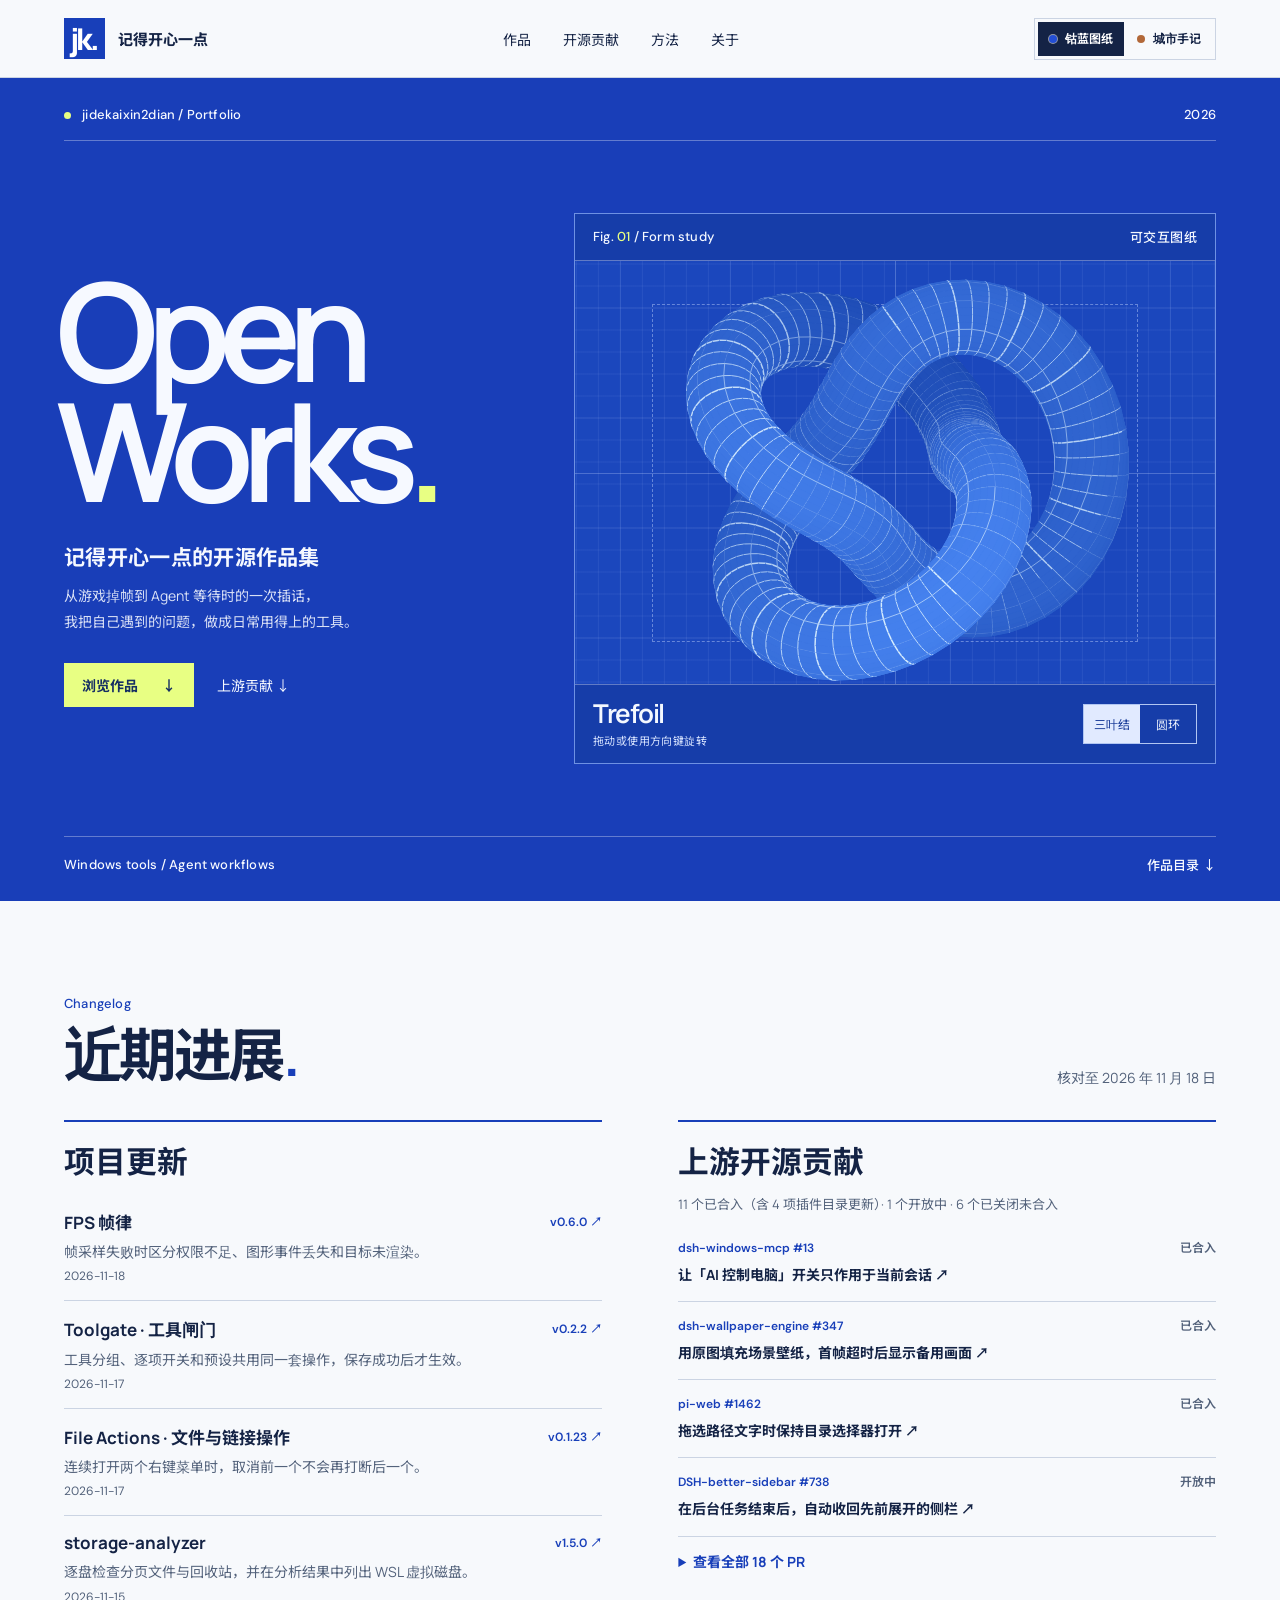
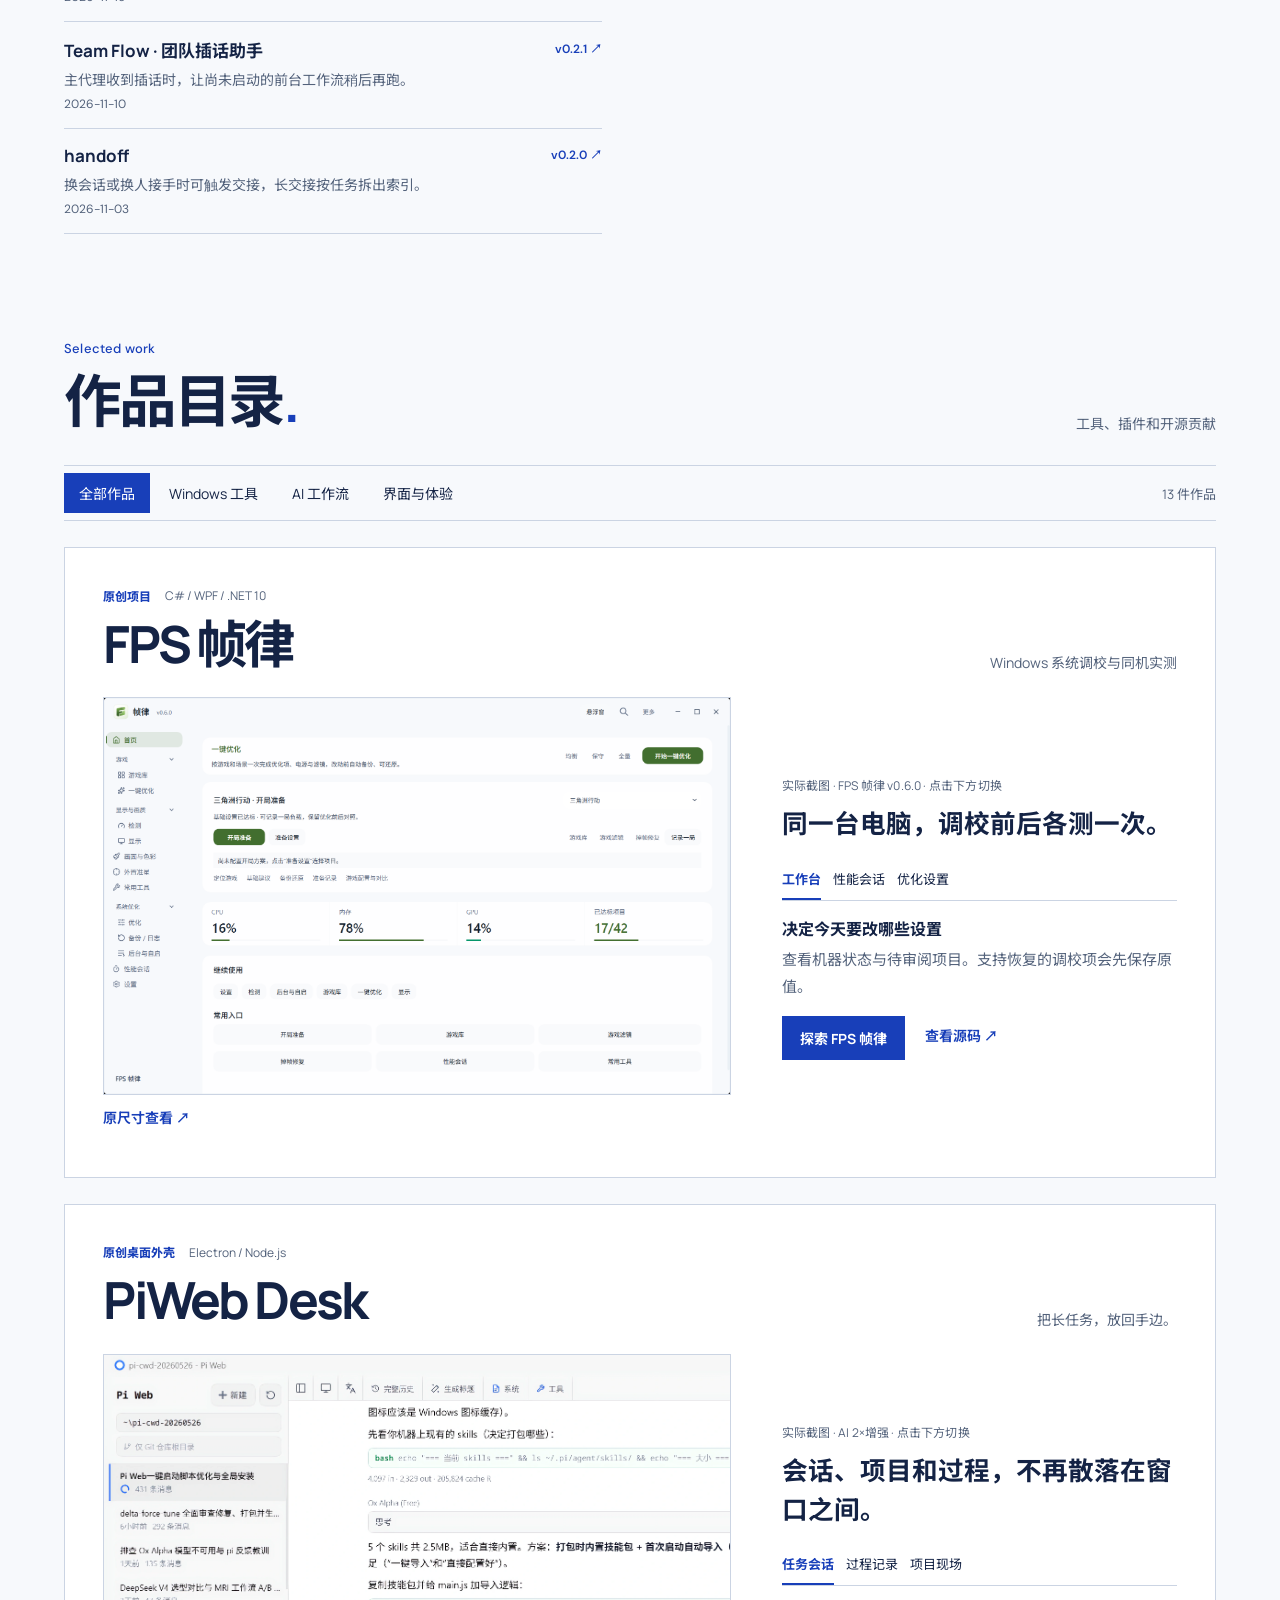
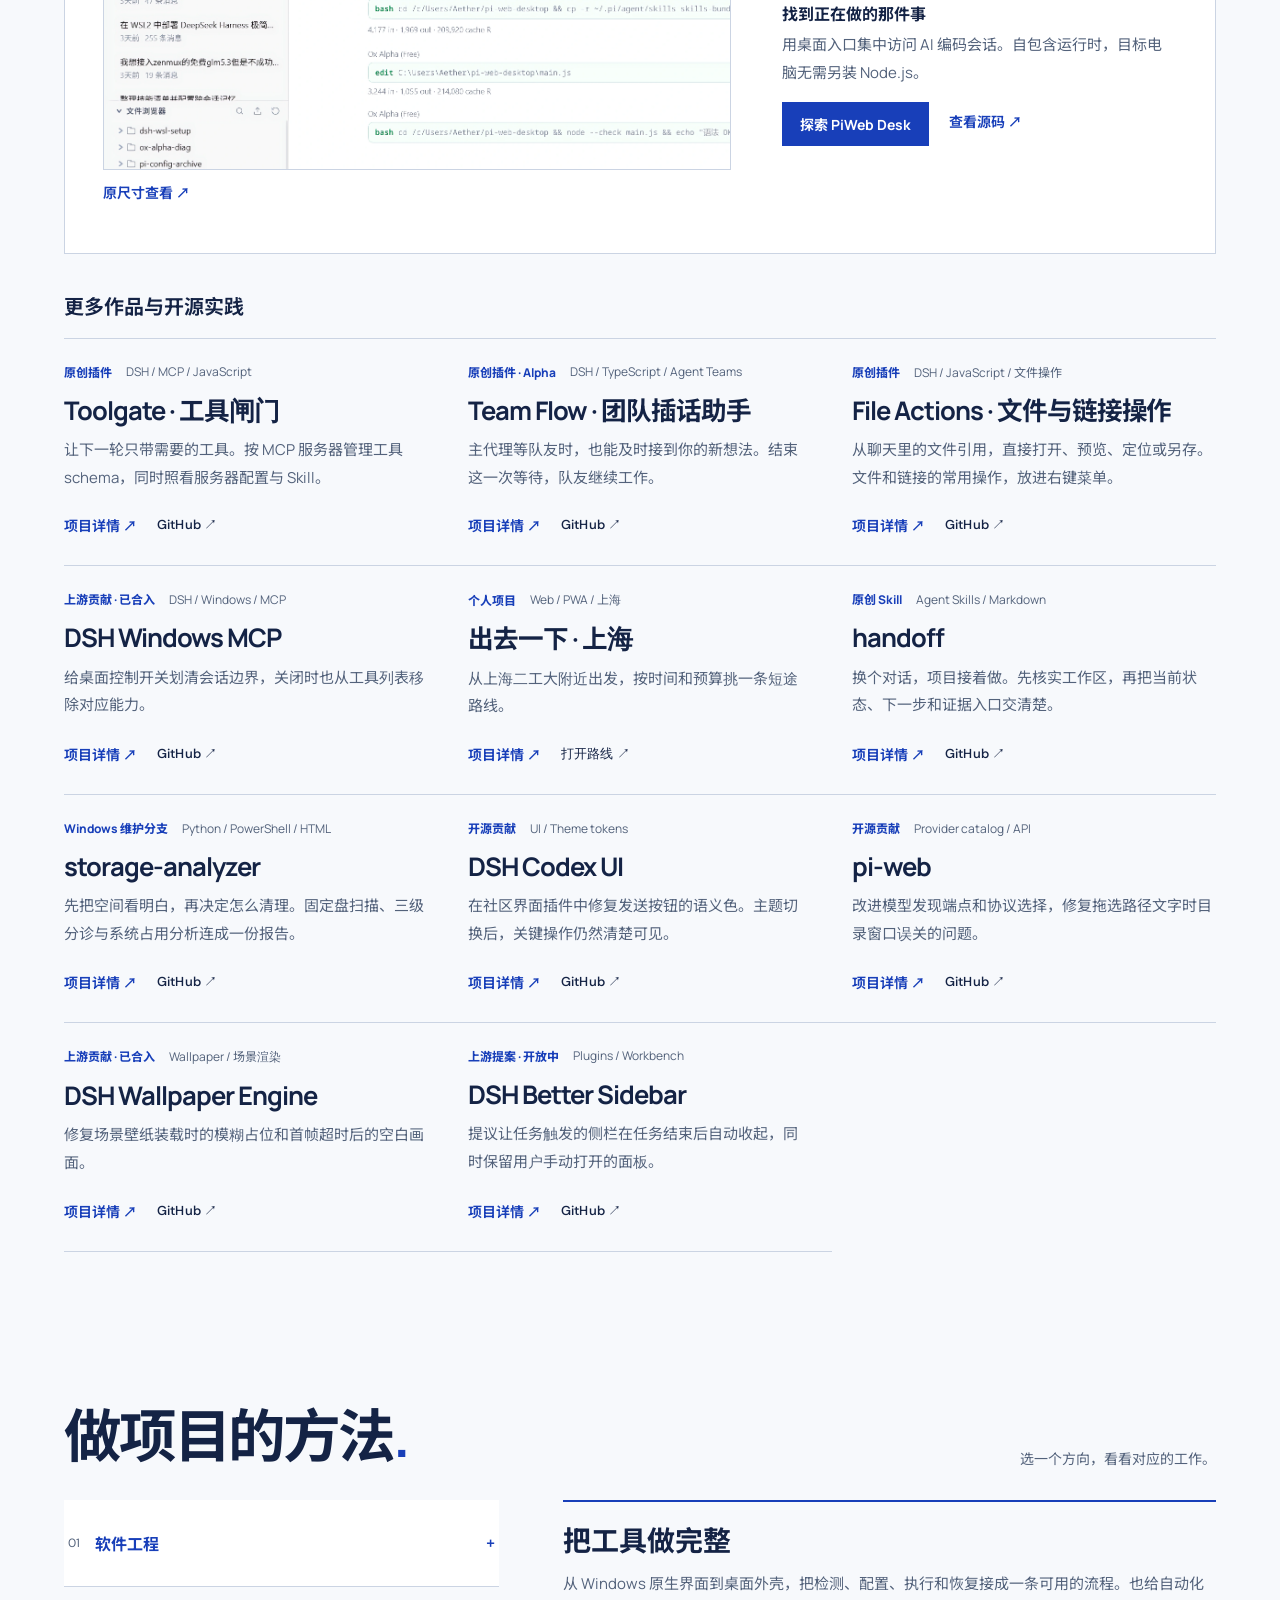
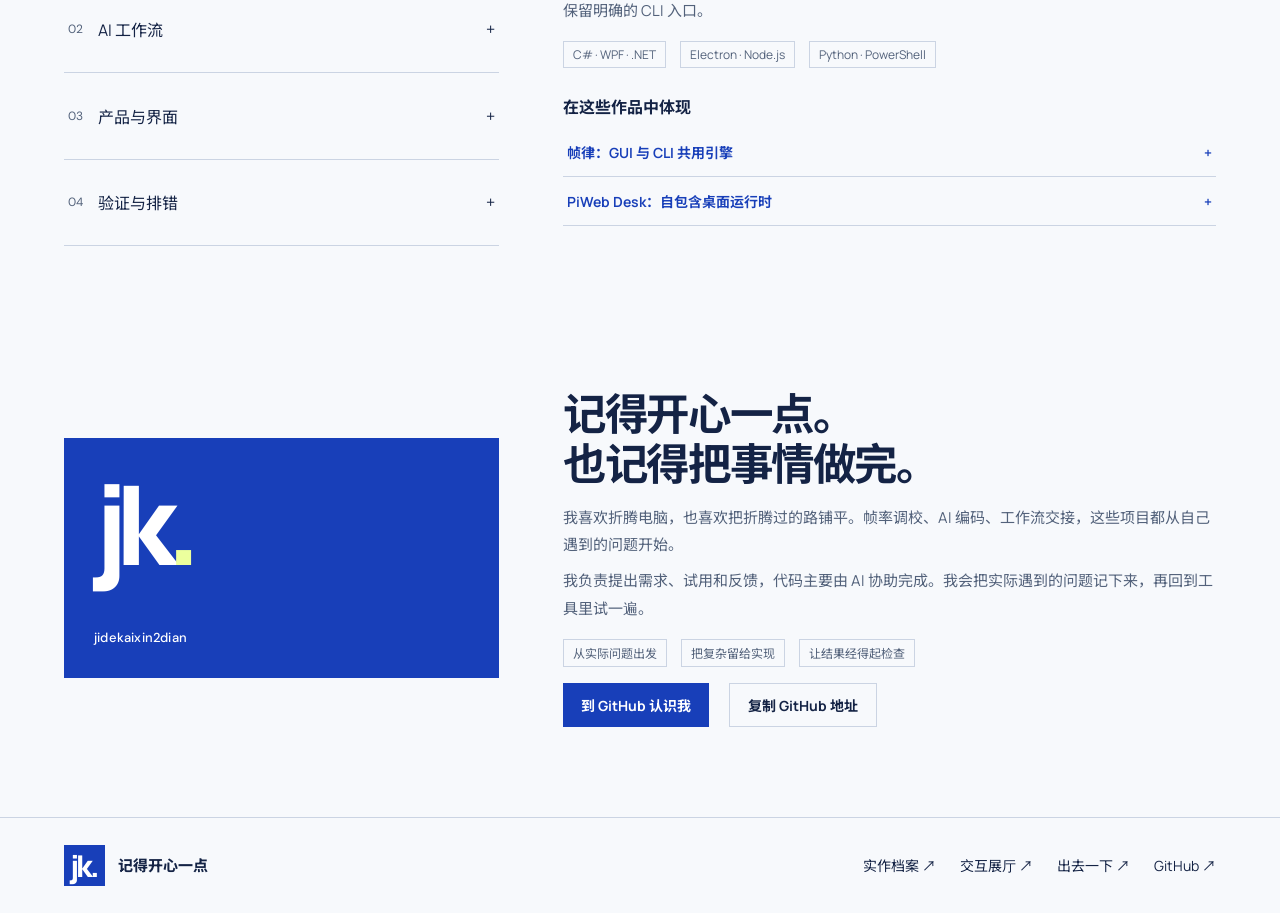
<file: index.html>
<!doctype html>
<html lang="zh-CN" data-theme="blueprint" data-type="software">
<head>
  <meta charset="utf-8">
  <meta name="viewport" content="width=device-width, initial-scale=1">
  <meta name="theme-color" content="#193eb8">
  <meta name="page-type" content="software"><meta name="site-kind" content="software">
  <title>记得开心一点 · 开源作品集</title>
  <meta name="description" content="记得开心一点的个人作品集。翻看 FPS 帧律、DSH 插件和 Windows 工具的真实界面，也可以跟着《出去一下》走走上海。">
  <link rel="canonical" href="https://jidekaixin2dian.github.io/">
  <meta property="og:type" content="website"><meta property="og:locale" content="zh_CN">
  <meta property="og:title" content="记得开心一点 · 开源作品集"><meta property="og:description" content="Windows 工具、AI 工作流，还有一份给上海散步者的短途路线手记。">
  <meta property="og:url" content="https://jidekaixin2dian.github.io/"><meta property="og:image" content="https://jidekaixin2dian.github.io/share-cover.png">
  <meta property="og:image:width" content="1200"><meta property="og:image:height" content="630">
  <meta name="twitter:card" content="summary_large_image"><meta name="twitter:image" content="https://jidekaixin2dian.github.io/share-cover.png">
  <link rel="icon" href="./mark.svg">
  <script src="./theme.js"></script>
  <link rel="preload" href="./fonts/manrope-latin.woff2" as="font" type="font/woff2" crossorigin>
  <link rel="stylesheet" href="./portfolio.css"><link rel="stylesheet" href="./image-viewer.css">
  <script src="./projects.js" defer></script><script src="./activity.js" defer></script><script src="./activity-view.js" defer></script><script src="./image-viewer.js" defer></script>
  <script src="./site.js" defer></script><script src="./plate.js" defer></script>
  <link rel="stylesheet" href="./labels.css">
</head>
<body>
  <a class="skip-link" href="#work">跳到作品目录</a>
  <header class="mast" id="home"><div class="wrap mast-inner">
    <a class="brand" href="#home"><b aria-hidden="true">jk.</b><span>记得开心一点</span></a>
    <nav aria-label="主导航"><a href="#work">作品</a><a href="#contributions">开源贡献</a><a href="#abilities">方法</a><a href="#about">关于</a></nav>
    <div class="editions" role="group" aria-label="网站风格">
      <button data-theme-choice="blueprint" aria-pressed="true"><i></i>钴蓝图纸</button>
      <button data-theme-choice="fieldnotes" aria-pressed="false"><i></i>城市手记</button>
    </div>
  </div></header>
  <main>
    <section class="hero" aria-labelledby="hero-title" data-enter>
      <div class="wrap">
        <div class="folio-line"><span><i></i> jidekaixin2dian / Portfolio</span><span>2026</span></div>
        <div class="hero-spread">
          <div class="hero-copy">
            <h1 id="hero-title"><span class="blue-only" lang="en">Open<br> Works<span class="stop">.</span></span><span class="field-only" lang="en">Field<br> <em>Notes.</em></span></h1>
            <p class="hero-sub blue-only">记得开心一点的开源作品集</p>
            <p class="hero-sub field-only">记得开心一点的城市手记</p>
            <p class="deck blue-only">从游戏掉帧到 Agent 等待时的一次插话，<br>我把自己遇到的问题，做成日常用得上的工具。</p>
            <p class="deck field-only">有时做工具，有时出门走走。<br>《出去一下》收录了从上海出发的短途散步路线。</p>
            <div class="hero-actions"><a href="#work" class="cta blue-only">浏览作品 <span>↓</span></a><a href="./go/" class="cta field-only">打开《出去一下》 <span>↗</span></a><a href="#work" class="quiet field-only">浏览作品 ↓</a><a href="#contributions" class="quiet blue-only">上游贡献 ↓</a></div>
          </div>
          <div class="plate blue-only">
            <div class="plate-top"><span>Fig. <b id="plate-number">01</b> / Form study</span><span>可交互图纸</span></div>
            <div class="drawing"><div class="register" aria-hidden="true"></div><img class="still" src="./images/trefoil.webp" alt="" width="960" height="560"><canvas id="plate-canvas" tabindex="0" role="img" aria-label="三叶结三维线稿，使用方向键旋转"></canvas></div>
            <div class="plate-foot"><div><strong id="plate-name">Trefoil</strong><small>拖动或使用方向键旋转</small></div><div class="shape-controls" role="group" aria-label="选择图形"><button data-shape="0" aria-pressed="true">三叶结</button><button data-shape="1" aria-pressed="false">圆环</button></div></div>
          </div>
          <div class="photograph field-only">
            <div class="photo-frame"><img src="./go/assets/qibao-Bn3R9dI2.webp" alt="上海七宝老镇街巷，摄于 2013 年" width="1000" height="750"></div>
            <div class="photo-line"><span>上海 · 七宝老镇</span><a href="./go/">翻开路线 ↗</a></div>
          </div>
        </div>
        <div class="hero-foot"><span class="blue-only">Windows tools / Agent workflows</span><span class="field-only">Shanghai / Walking notes</span><a href="#work">作品目录 ↓</a></div>
      </div>
    </section>
    <section class="activity wrap" id="contributions" aria-labelledby="activity-title">
      <div class="section-heading"><div><span class="kicker">Changelog</span><h2 id="activity-title">近期进展<span>.</span></h2></div><p>核对至 <time datetime="2026-11-18">2026 年 11 月 18 日</time></p></div>
      <div class="activity-columns"><div><h3>项目更新</h3><div id="release-list"></div></div>
      <div><h3>上游开源贡献</h3><p id="pr-count"></p><div id="pr-highlights"></div><details id="pr-archive"><summary>完整 PR 记录</summary><div id="pr-list"></div></details></div></div>
    </section>
    <section class="work wrap" id="work" aria-labelledby="work-title">
      <div class="section-heading"><div><span class="kicker">Selected work</span><h2 id="work-title">作品目录<span>.</span></h2></div><p>工具、插件和开源贡献</p></div>
      <div class="filter-bar"><div class="filter-group" role="group" aria-label="按领域筛选项目"><button class="filter active" data-filter="all" aria-pressed="true">全部作品</button><button class="filter" data-filter="windows" aria-pressed="false">Windows 工具</button><button class="filter" data-filter="agent" aria-pressed="false">AI 工作流</button><button class="filter" data-filter="interface" aria-pressed="false">界面与体验</button></div><p id="result-count" role="status"></p></div>
      <div id="featured-projects"></div><h3 id="collection-heading">更多作品与开源实践</h3><div id="projects" class="project-grid"></div>
      <noscript><p>可以直接在 <a href="https://github.com/jidekaixin2dian">GitHub</a> 浏览项目与发行记录。</p></noscript>
    </section>
    <div id="extended-content"></div>
  </main>
  <footer class="wrap"><div class="footer-links"><a class="brand" href="#home"><b>jk.</b>记得开心一点</a><a href="./studio.html">实作档案 ↗</a><a href="./journey.html">交互展厅 ↗</a><a href="./go/">出去一下 ↗</a><a href="https://github.com/jidekaixin2dian">GitHub ↗</a></div>
    <p class="field-only credits">七宝照片 © Fabio Achilli，2013 · <a href="https://commons.wikimedia.org/wiki/File:Qibao_Old_Town,_Shanghai,_China_(9740731704).jpg">原图</a> · <a href="https://creativecommons.org/licenses/by/2.0/">CC BY 2.0</a></p>
  </footer>
  <dialog id="project-dialog" aria-labelledby="dialog-title"><div class="dialog-top"><span class="kicker">Project notes</span><div><button id="share-project">复制作品链接</button><button id="dialog-close" aria-label="关闭项目详情">关闭 ×</button></div></div><div id="dialog-content"></div></dialog>
  <div class="toast" id="toast" role="status"></div>
</body></html>
</file>
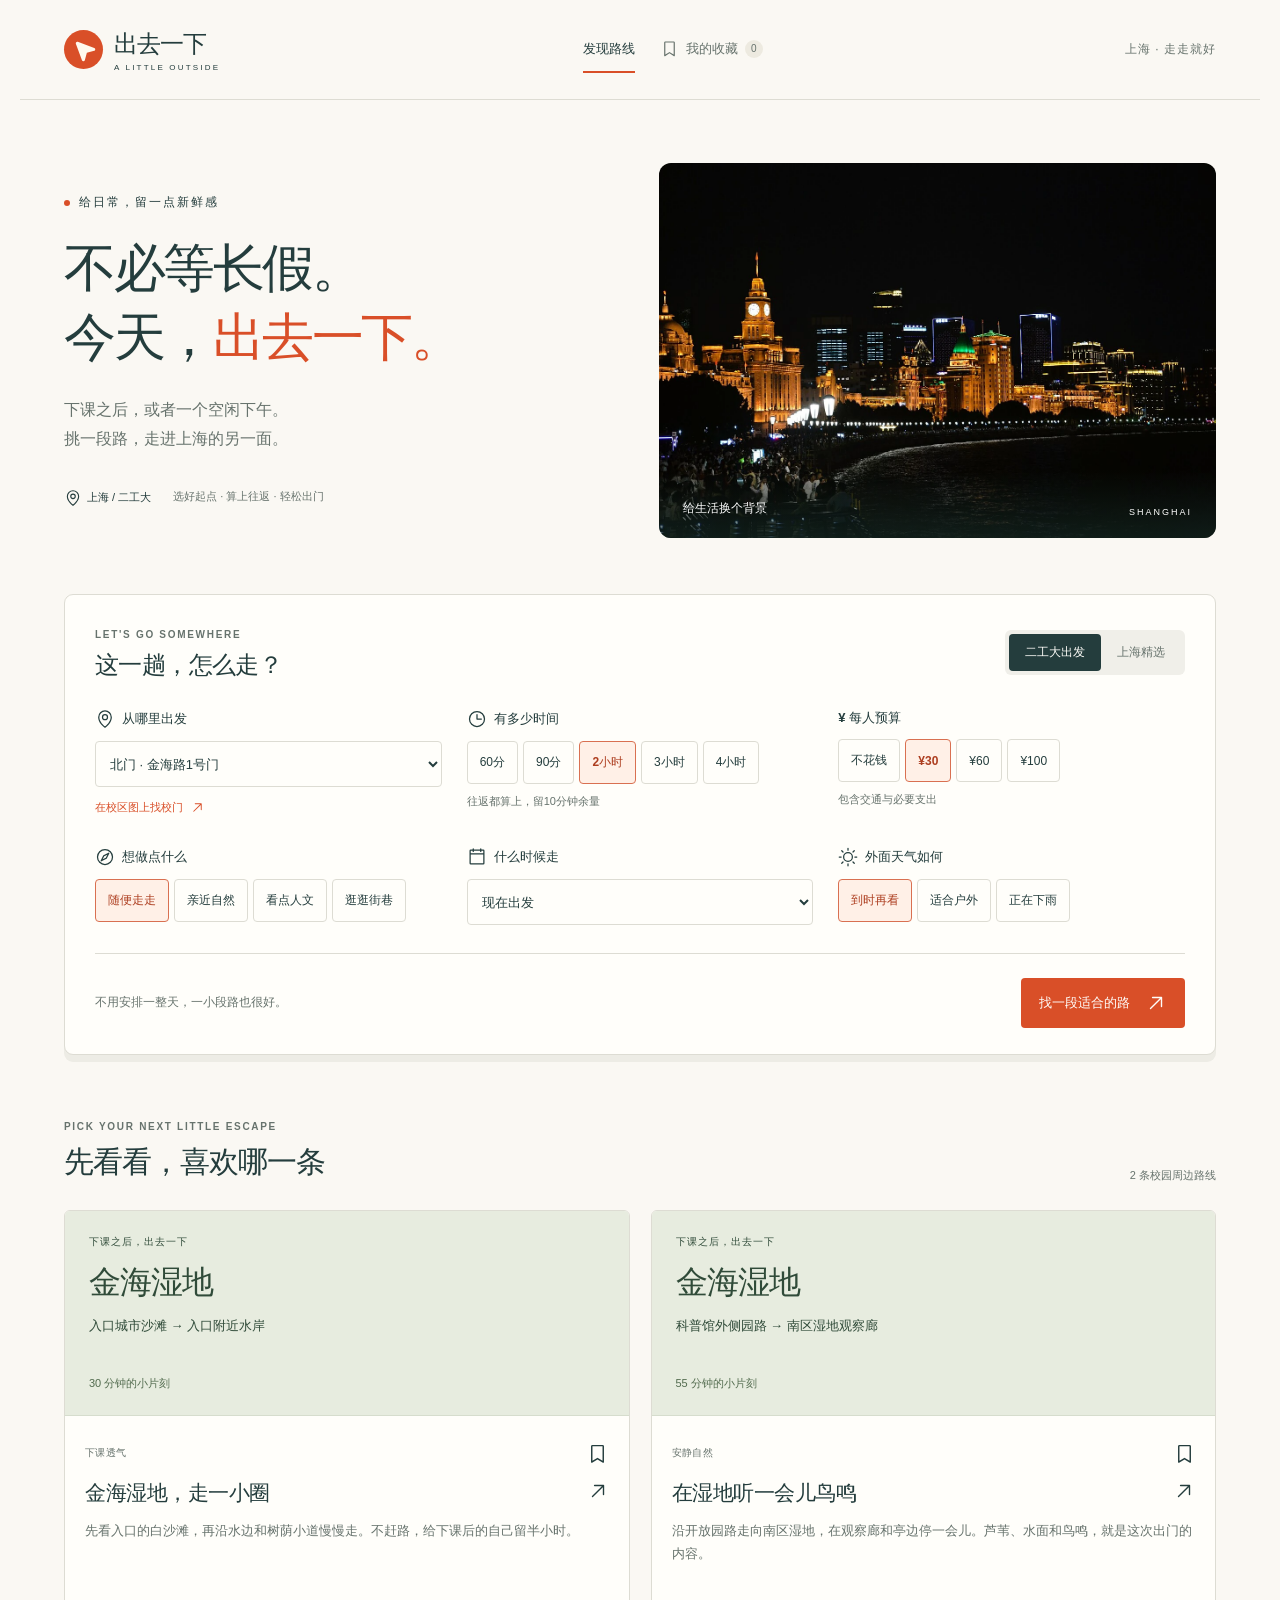
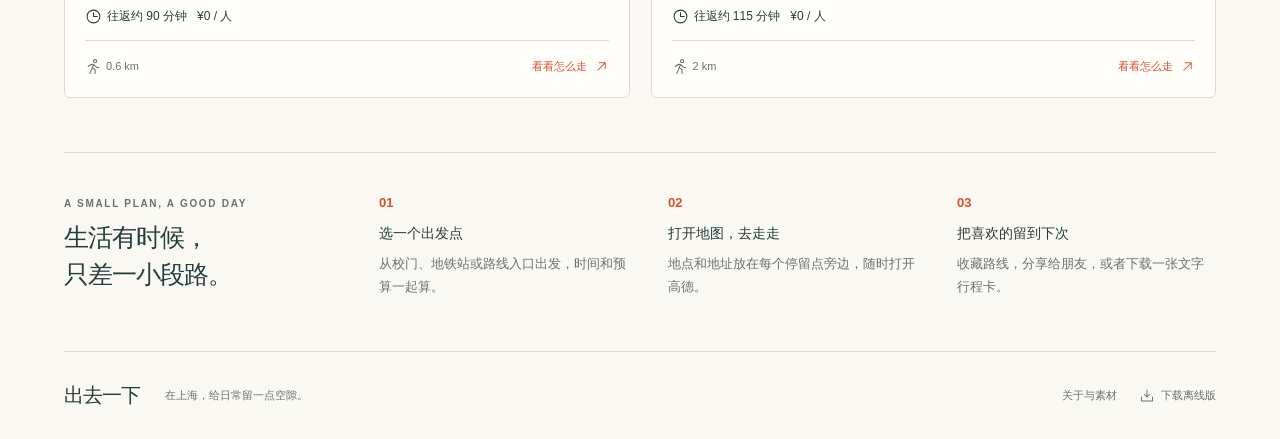
<file: go/index.html>
<!doctype html>
<html lang="zh-CN"><head><meta charset="UTF-8"/><meta name="viewport" content="width=device-width,initial-scale=1"/><meta name="theme-color" content="#ed653d"/><meta name="description" content="给自己一点出门的时间。在上海与二工大附近，找一条符合时间和预算的短路线。"/><title>出去一下 · 上海</title>  <script type="module" crossorigin src="./assets/index-DRnvMIww.js"></script>
  <link rel="stylesheet" crossorigin href="./assets/index-CngRdb1p.css">
<link rel="manifest" href="./manifest.webmanifest"></head><body><div id="root"></div></body></html>
</file>
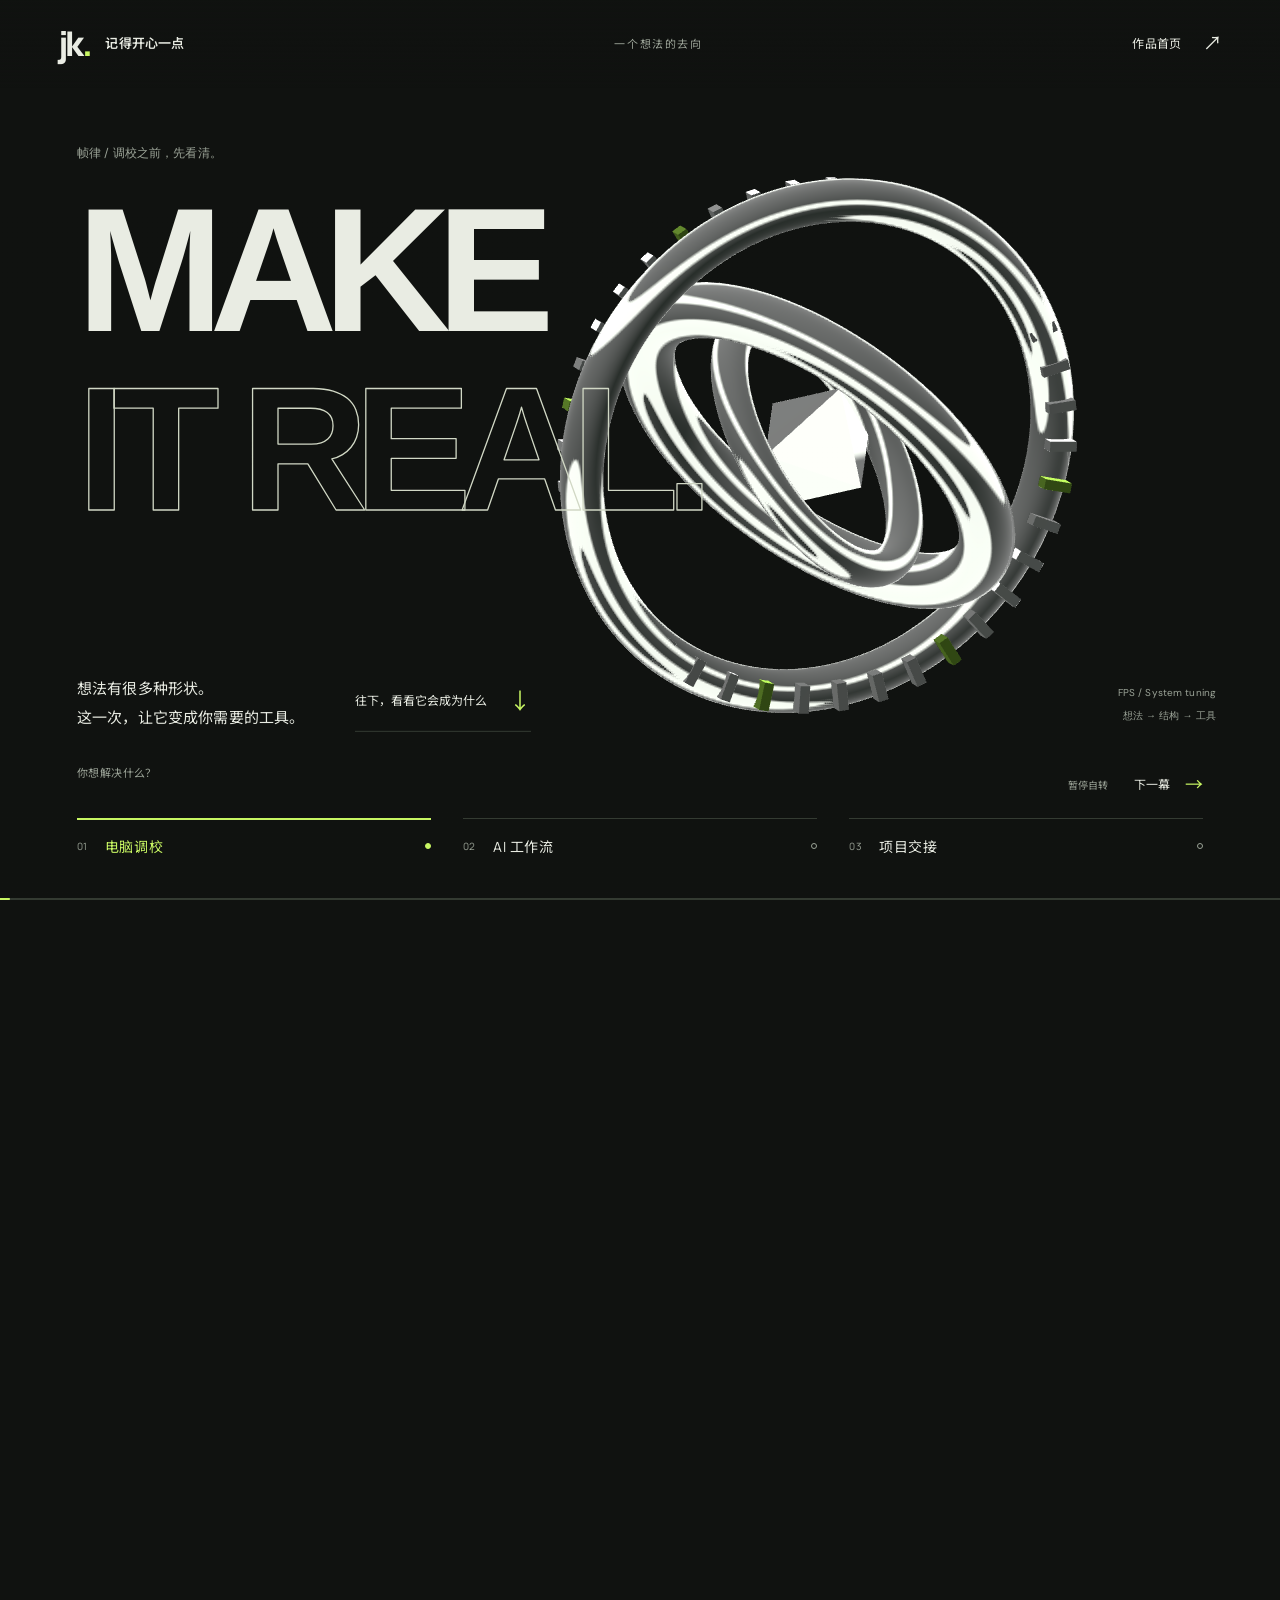
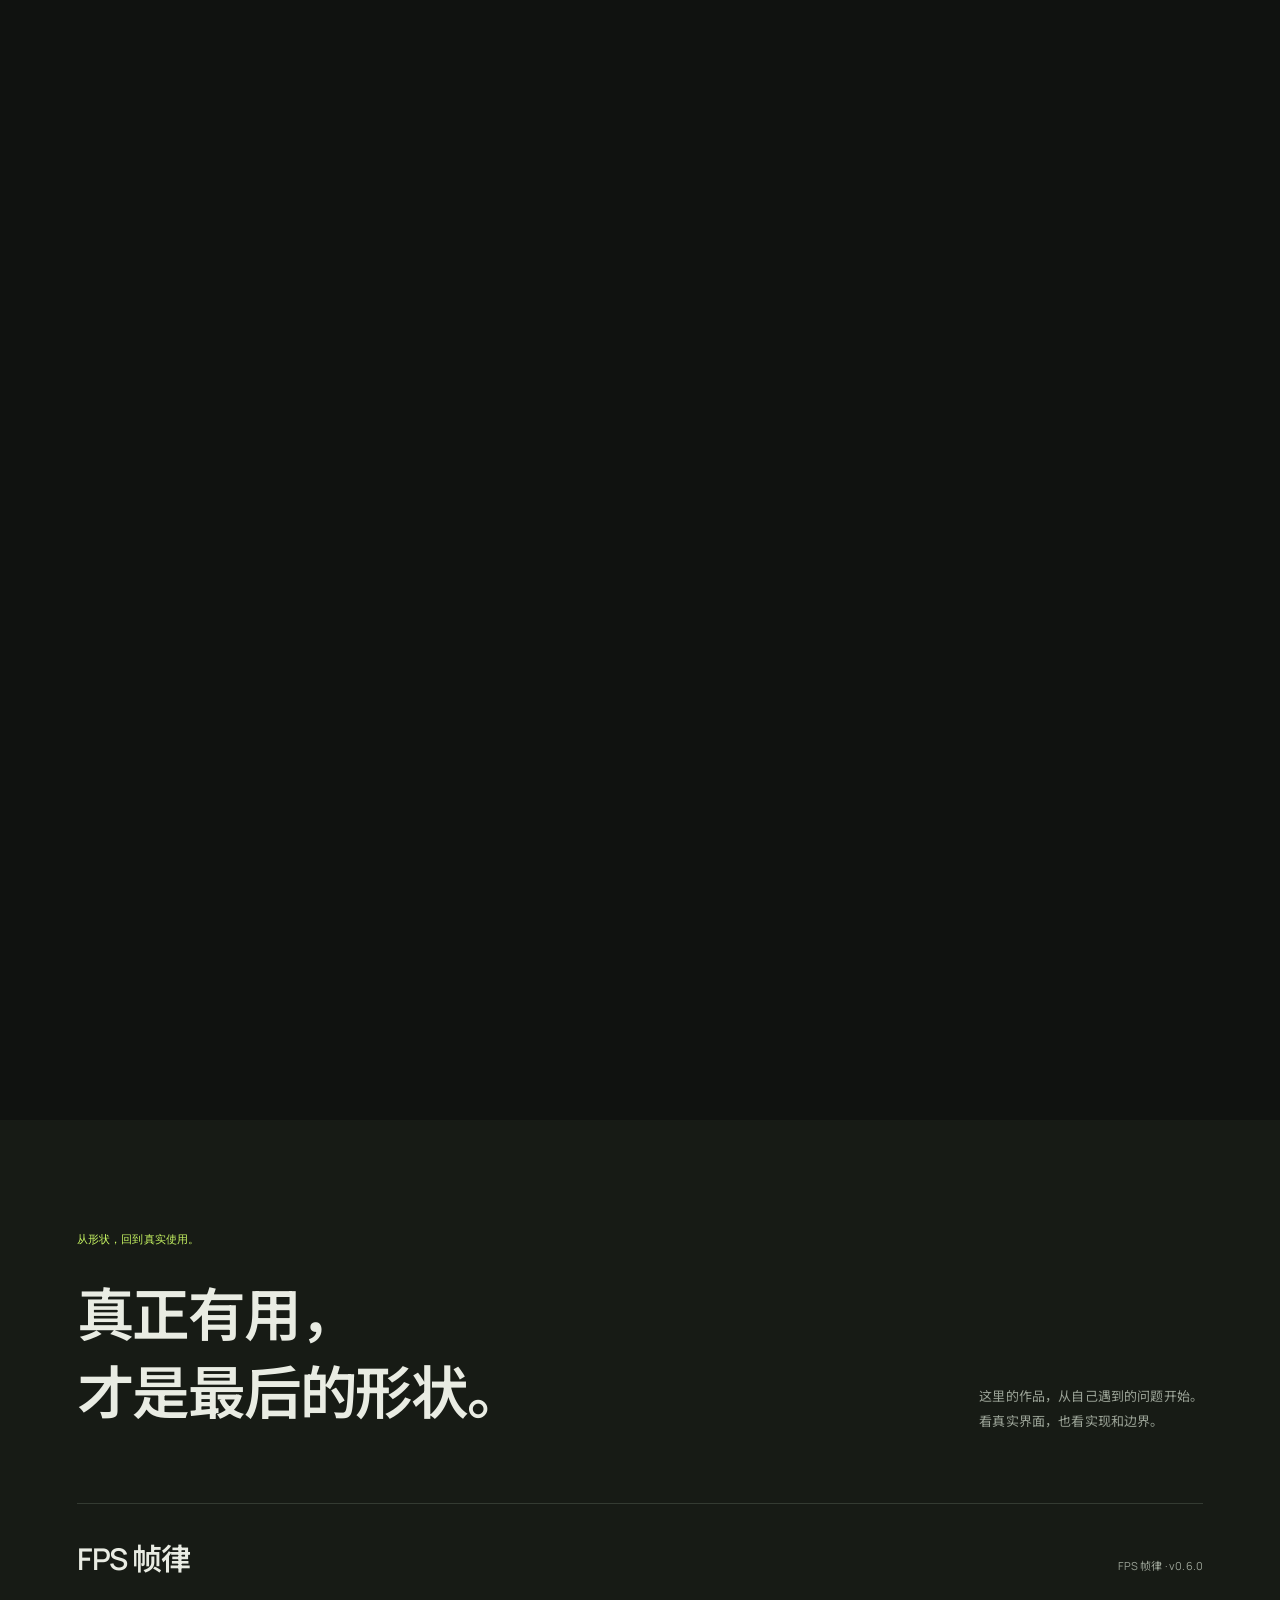
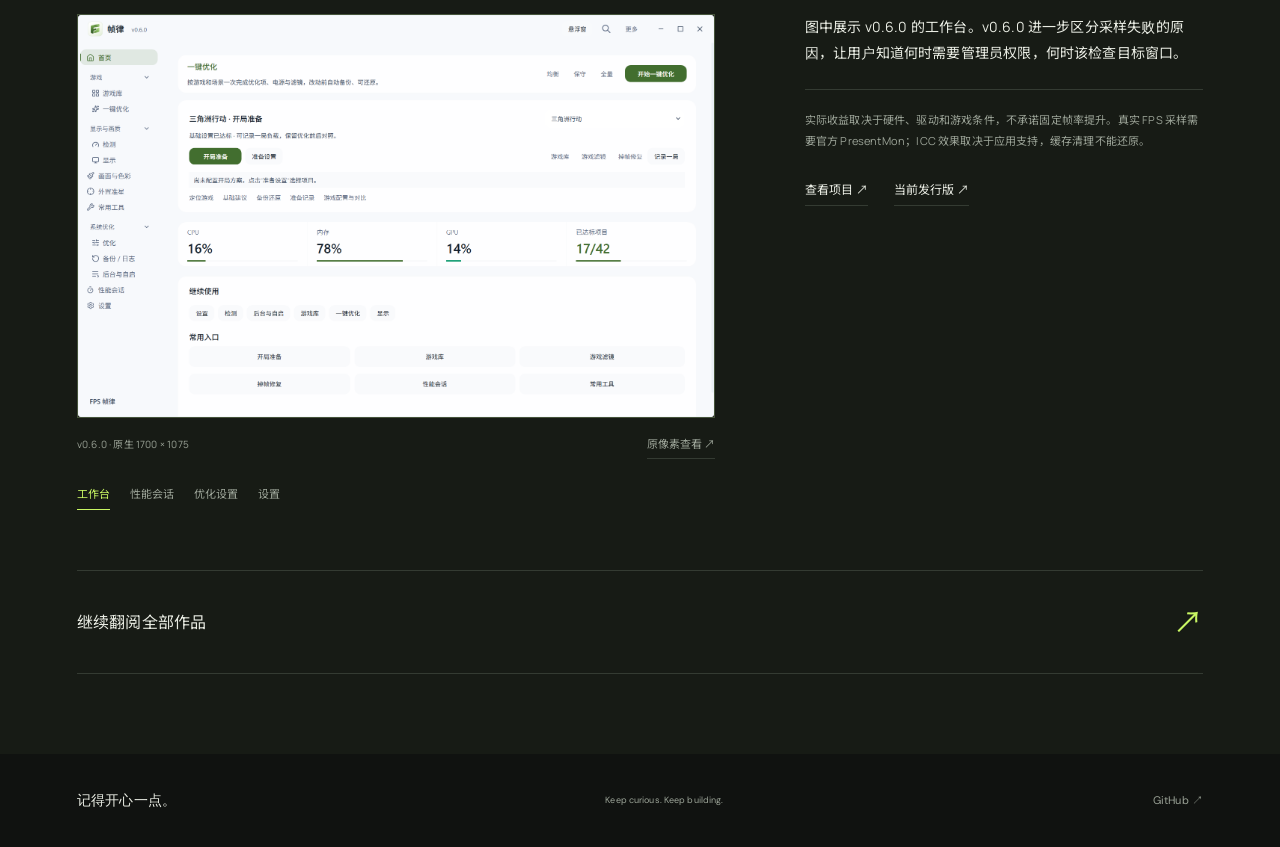
<file: journey.html>
<!doctype html>
<html lang="zh-CN" data-presentation="journey">
<head>
  <meta charset="utf-8">
  <meta name="viewport" content="width=device-width, initial-scale=1">
  <meta name="theme-color" content="#101210">
  <title>让想法，成为工具 · 记得开心一点</title>
  <meta name="description" content="选一个你关心的问题，向下滚动，看一个想法如何展开，成为真正用得上的工具。">
  <link rel="canonical" href="https://jidekaixin2dian.github.io/journey.html">
  <meta property="og:title" content="让想法，成为工具 · 记得开心一点">
  <meta property="og:description" content="一场由你滚动控制的作品体验。电脑调校、AI 工作流与项目交接。">
  <meta property="og:image" content="https://jidekaixin2dian.github.io/share-cover.png">
  <link rel="preload" href="./fonts/manrope-latin.woff2" as="font" type="font/woff2" crossorigin>
  <link rel="preload" href="./fonts/jk-text.woff2" as="font" type="font/woff2" crossorigin>
  <link rel="preload" href="./images/fps-060-home.webp" as="image">
  <link rel="stylesheet" href="./typography.css">
  <link rel="stylesheet" href="./journey.css">
  <link rel="stylesheet" href="./journey-worlds.css?v=3">
  <link rel="stylesheet" href="./image-viewer.css">
  <script src="./image-viewer.js" defer></script>
  <script type="module" src="./journey.js?v=3"></script>
  <link rel="stylesheet" href="./labels.css">
</head>
<body>
  <script>{const world=new URLSearchParams(location.search).get('problem');document.body.dataset.world=['fps','context','handoff'].includes(world)?world:'fps';}</script>
  <a class="journey-skip" href="#evidence">跳到作品详情</a>
  <header class="journey-header">
    <a class="journey-brand" href="./" aria-label="记得开心一点首页"><span class="journey-mark" aria-hidden="true">jk<span>.</span></span><span>记得开心一点</span></a>
    <span class="edition">一个想法的去向</span>
    <a class="back-link" href="./">作品首页 <span aria-hidden="true">↗</span></a>
  </header>
  <main>
    <section class="journey-story" id="experience" aria-label="让想法成为工具，滚动体验">
      <div class="journey-stage">
        <div id="journey-scene" aria-hidden="true"><div class="scene-fallback"></div></div>
        <div class="stage-grain" aria-hidden="true"></div>
        <div class="journey-intro">
          <p class="intro-kicker">保持好奇，也把事情做完。</p>
          <h1 aria-label="MAKE IT REAL.">MAKE<br><span class="hero-outline" aria-hidden="true"><span class="hero-outline-source">IT REAL.</span><svg aria-hidden="true" focusable="false"><text x="0" y="0" dominant-baseline="text-before-edge">IT REAL.</text></svg></span></h1>
          <div class="intro-bottom"><p>想法有很多种形状。<br>这一次，让它变成你需要的工具。</p><button class="start-experience" data-jump=".25">往下，看看它会成为什么 <span aria-hidden="true">↓</span></button></div>
        </div>
        <div class="chapter-copy" aria-hidden="true"><p class="chapter-label" id="chapter-label">01 / 看清问题</p><h2 id="chapter-title">先看清，<br>再动手。</h2><p id="chapter-description"></p></div>
        <div class="specimen-label" aria-hidden="true"><span id="specimen-name">FPS / System tuning</span><span>想法 → 结构 → 工具</span></div>
        <div class="journey-outcome" id="outcome" aria-hidden="true" inert>
          <div class="outcome-copy"><p class="chapter-label" id="outcome-meta"></p><h2 id="outcome-title"></h2><p id="outcome-description"></p><a id="outcome-link" href="#evidence">看看这个作品 <span aria-hidden="true">↘</span></a></div>
          <div class="outcome-visual" id="outcome-visual"></div>
        </div>
        <div class="journey-bottom">
          <div class="choice-heading"><span>你想解决什么？</span><div class="journey-controls"><button id="journey-motion" aria-pressed="false">暂停自转</button><button id="journey-next">下一幕 <span aria-hidden="true">→</span></button></div></div>
          <div class="problem-choices" role="group" aria-label="选择一个问题">
            <button data-problem="fps" aria-pressed="true"><span class="choice-index" aria-hidden="true">01</span>电脑调校<span class="choice-dot" aria-hidden="true"></span></button>
            <button data-problem="context" aria-pressed="false"><span class="choice-index" aria-hidden="true">02</span>AI 工作流<span class="choice-dot" aria-hidden="true"></span></button>
            <button data-problem="handoff" aria-pressed="false"><span class="choice-index" aria-hidden="true">03</span>项目交接<span class="choice-dot" aria-hidden="true"></span></button>
          </div>
        </div>
        <div class="journey-meter" aria-hidden="true"><span></span></div>
        <span class="sr-only" id="journey-status" role="status" aria-live="polite"></span>
      </div>
    </section>
    <section class="evidence-section" id="evidence" aria-labelledby="evidence-title">
      <div class="evidence-heading"><p class="chapter-label">从形状，回到真实使用。</p><h2 id="evidence-title">真正有用，<br>才是最后的形状。</h2><p>这里的作品，从自己遇到的问题开始。<br>看真实界面，也看实现和边界。</p></div>
      <article class="evidence-case" id="evidence-case"></article>
      <a class="all-work" href="./studio.html#work"><span>继续翻阅全部作品</span><span aria-hidden="true">↗</span></a>
    </section>
  </main>
  <footer class="journey-footer"><a href="./">记得开心一点。</a><span>Keep curious. Keep building.</span><a href="https://github.com/jidekaixin2dian" target="_blank" rel="noopener">GitHub ↗</a></footer>
</body>
</html>
</file>
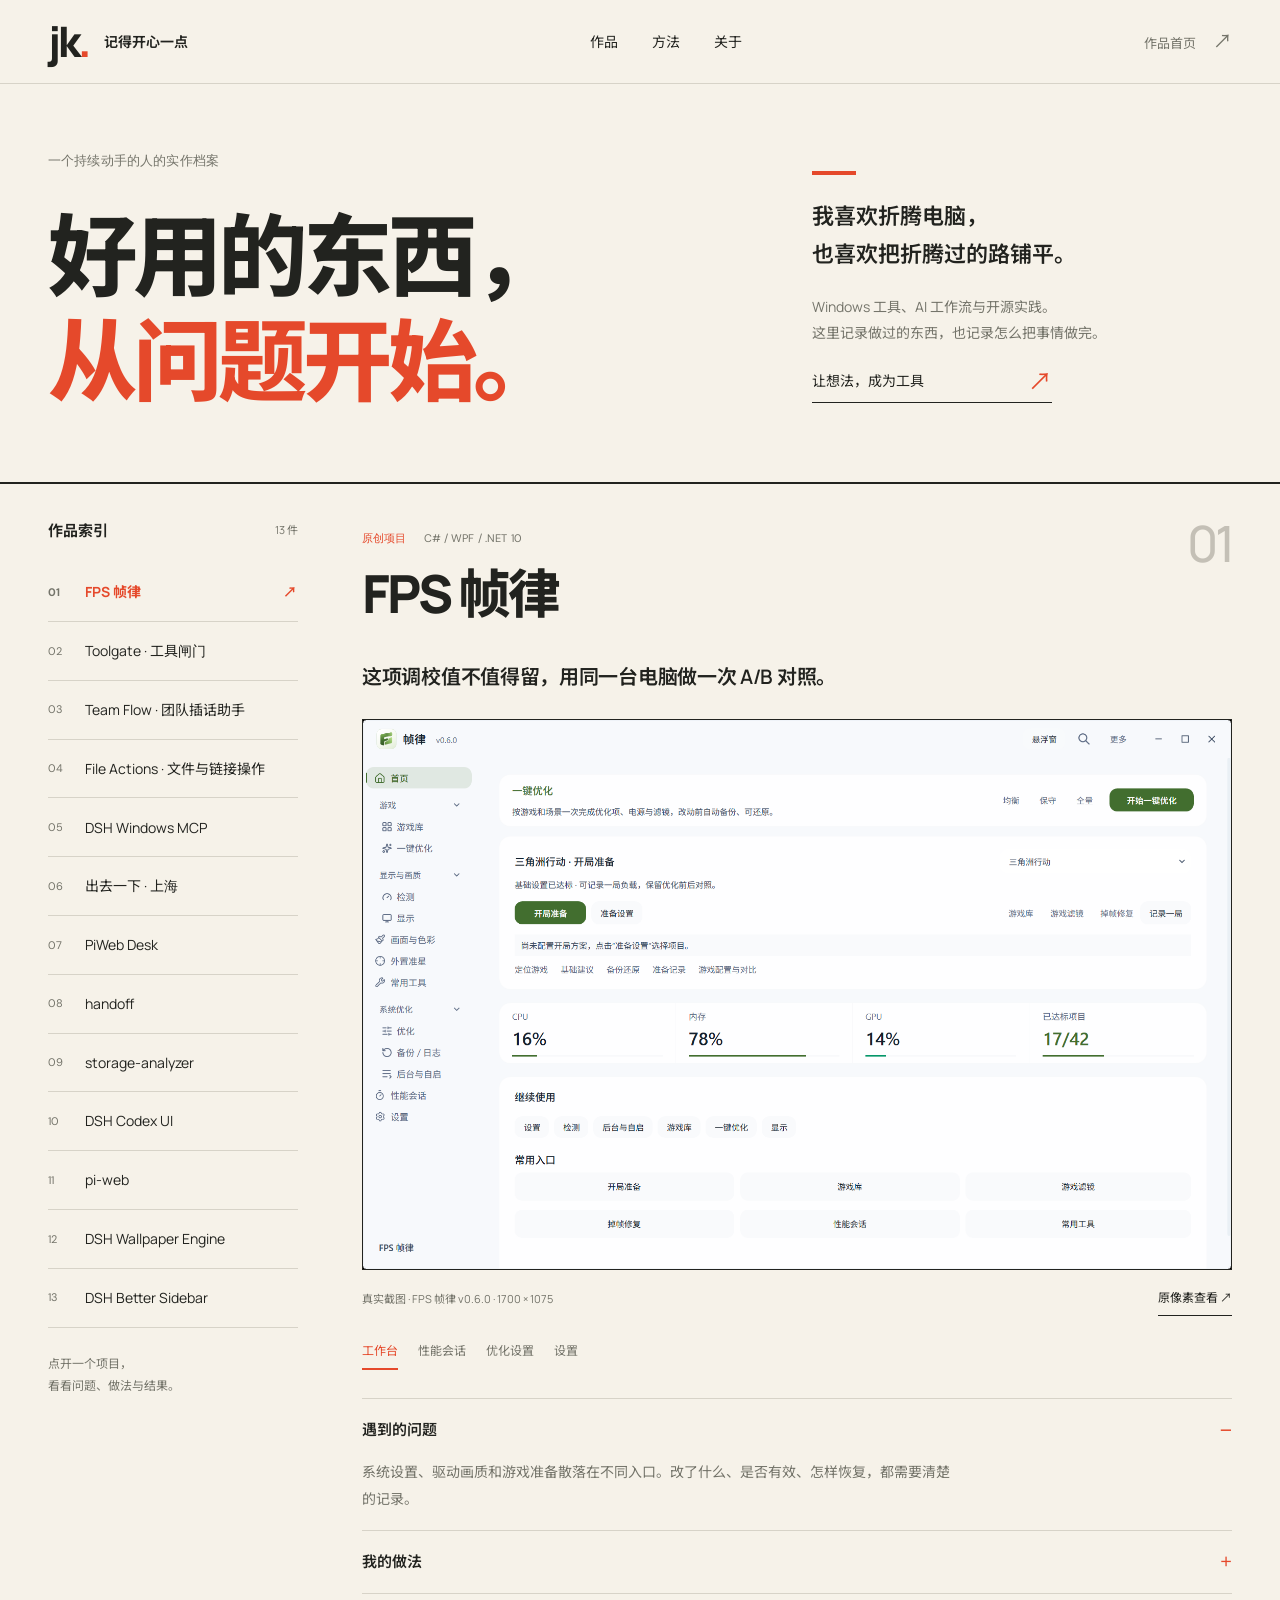
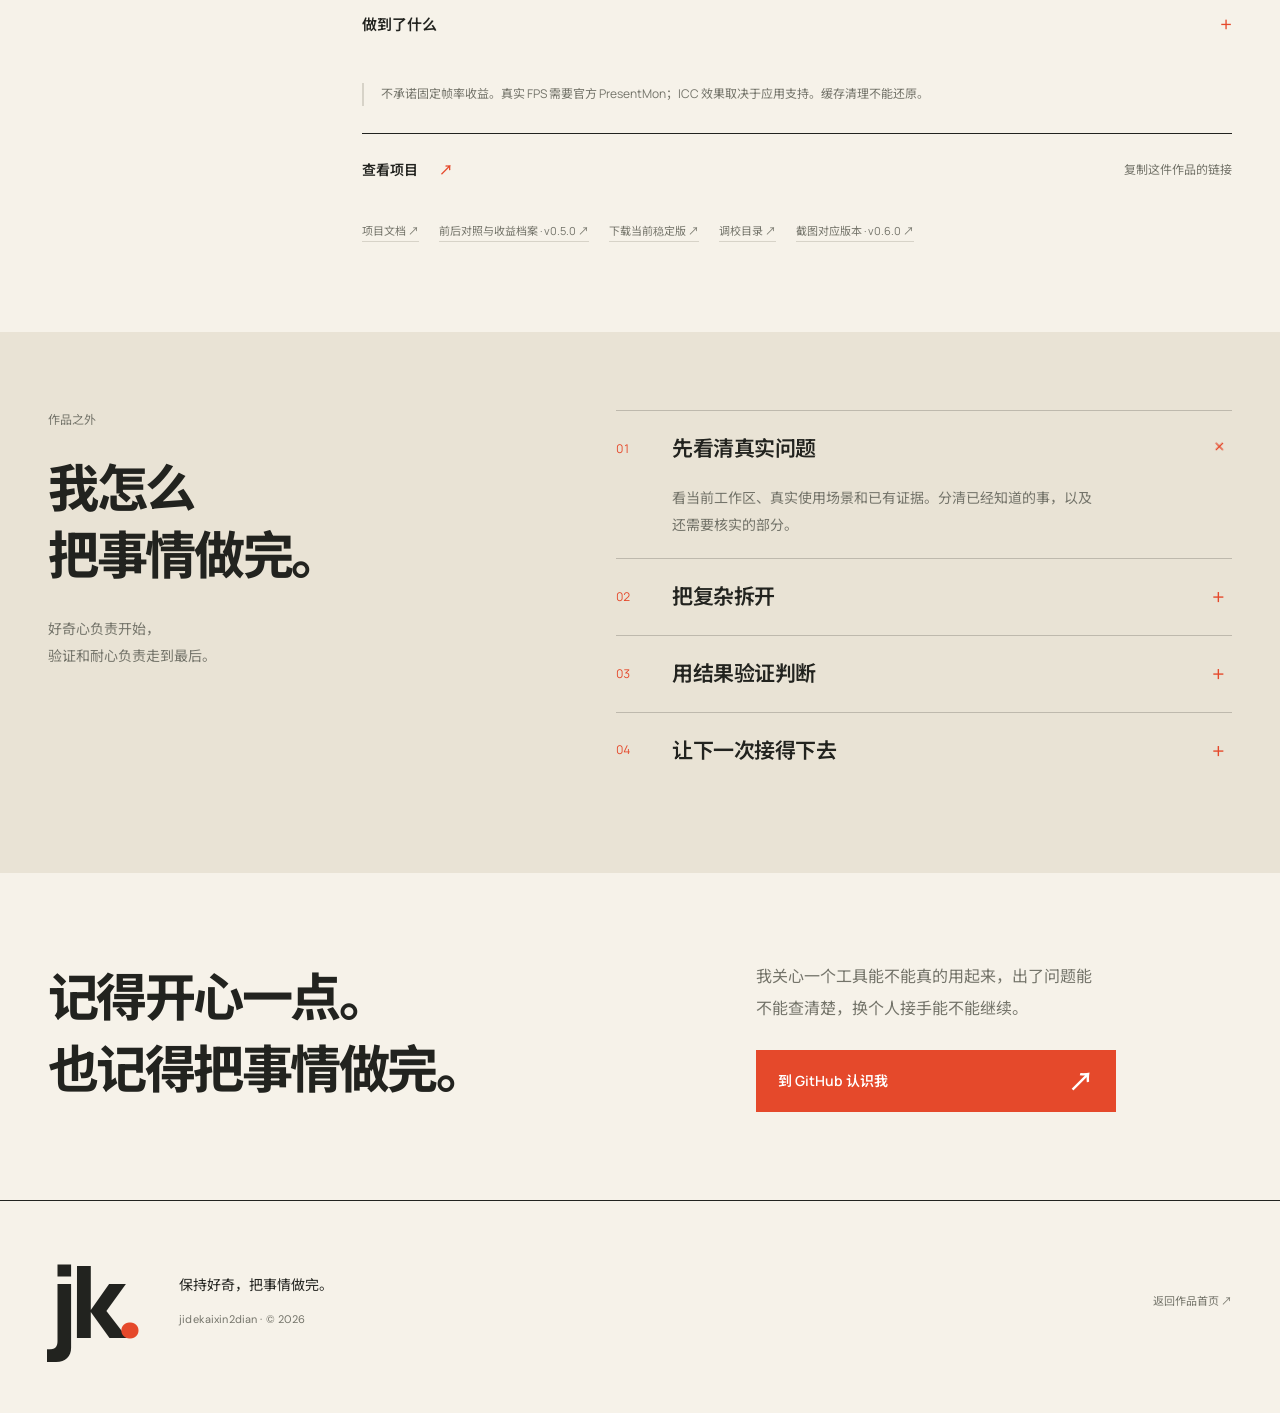
<file: studio.html>
<!doctype html>
<html lang="zh-CN" data-presentation="studio">
<head>
  <meta charset="utf-8">
  <meta name="viewport" content="width=device-width, initial-scale=1">
  <meta name="theme-color" content="#f6f2e9">
  <title>实作档案 · 记得开心一点</title>
  <meta name="description" content="记得开心一点的实作档案。从具体问题出发，浏览 Windows 工具、AI 工作流和开源实践。">
  <link rel="canonical" href="https://jidekaixin2dian.github.io/studio.html">
  <meta property="og:type" content="website">
  <meta property="og:title" content="实作档案 · 记得开心一点">
  <meta property="og:description" content="好用的东西，从问题开始。一个持续动手的人的项目与方法。">
  <meta property="og:image" content="https://jidekaixin2dian.github.io/share-cover.png">
  <link rel="icon" type="image/svg+xml" href="data:image/svg+xml,%3Csvg xmlns='http://www.w3.org/2000/svg' viewBox='0 0 64 64'%3E%3Ctext x='6' y='47' font-family='Arial,sans-serif' font-size='45' font-weight='700' fill='%23e5492b'%3Ejk.%3C/text%3E%3C/svg%3E">
  <link rel="preload" href="./fonts/manrope-latin.woff2" as="font" type="font/woff2" crossorigin>
  <link rel="preload" href="./fonts/jk-text.woff2" as="font" type="font/woff2" crossorigin>
  <link rel="stylesheet" href="./studio.css">
  <link rel="stylesheet" href="./image-viewer.css">
  <script src="./projects.js" defer></script>
  <script src="./image-viewer.js" defer></script>
  <script src="./studio.js" defer></script>
  <link rel="stylesheet" href="./labels.css">
</head>
<body>
  <a class="studio-skip" href="#work">跳到作品索引</a>
  <header class="studio-header">
    <a class="studio-brand" href="./studio.html" aria-label="实作档案首页"><span class="studio-mark" aria-hidden="true">jk<span>.</span></span><span>记得开心一点</span></a>
    <nav aria-label="实作档案导航"><a href="#work">作品</a><a href="#process">方法</a><a href="#about">关于</a></nav>
    <a class="presentation-link" href="./">作品首页 <span aria-hidden="true">↗</span></a>
  </header>
  <main>
    <section class="studio-intro studio-shell" aria-labelledby="studio-title">
      <div><p class="studio-intro-label">一个持续动手的人的实作档案</p><h1 id="studio-title">好用的东西，<br><span>从问题开始。</span></h1></div>
      <div class="studio-intro-note"><span class="intro-rule" aria-hidden="true"></span><p>我喜欢折腾电脑，<br>也喜欢把折腾过的路铺平。</p><p class="intro-small">Windows 工具、AI 工作流与开源实践。<br>这里记录做过的东西，也记录怎么把事情做完。</p><a href="./journey.html">让想法，成为工具 <span aria-hidden="true">↗</span></a></div>
    </section>
    <section class="studio-work studio-shell" id="work" aria-labelledby="index-title">
      <aside class="studio-index"><div class="index-heading"><h2 id="index-title">作品索引</h2><span id="studio-count"></span></div><div id="studio-project-list" role="tablist" aria-label="选择作品" aria-orientation="vertical"></div><p class="index-note">点开一个项目，<br>看看问题、做法与结果。</p></aside>
      <article id="studio-case" class="studio-case" role="tabpanel" aria-label="当前作品"></article>
    </section>
    <section class="studio-process studio-shell" id="process" aria-labelledby="process-title">
      <div class="process-heading"><p>作品之外</p><h2 id="process-title">我怎么<br>把事情做完。</h2><span>好奇心负责开始，<br>验证和耐心负责走到最后。</span></div>
      <div class="method-list">
        <details class="method-step" open><summary><span>01</span><strong>先看清真实问题</strong><i aria-hidden="true">+</i></summary><p>看当前工作区、真实使用场景和已有证据。分清已经知道的事，以及还需要核实的部分。</p></details>
        <details class="method-step"><summary><span>02</span><strong>把复杂拆开</strong><i aria-hidden="true">+</i></summary><p>让界面、配置、执行和恢复接成一条可用的流程。把复杂留给实现，把明确的选择留给使用者。</p></details>
        <details class="method-step"><summary><span>03</span><strong>用结果验证判断</strong><i aria-hidden="true">+</i></summary><p>改动前看状态，执行后看结果。用实测、日志和可恢复方案减少猜测，不把技术检查等同于人工接受。</p></details>
        <details class="method-step"><summary><span>04</span><strong>让下一次接得下去</strong><i aria-hidden="true">+</i></summary><p>留下当前状态、下一步和证据入口。上下文可以换，项目的线索要留下。</p></details>
      </div>
    </section>
    <section class="studio-about studio-shell" id="about" aria-labelledby="studio-about-title"><h2 id="studio-about-title">记得开心一点。<br>也记得把事情做完。</h2><div><p>我关心一个工具能不能真的用起来，出了问题能不能查清楚，换个人接手能不能继续。</p><a class="studio-contact" href="https://github.com/jidekaixin2dian" target="_blank" rel="noopener">到 GitHub 认识我 <span aria-hidden="true">↗</span></a></div></section>
  </main>
  <footer class="studio-footer studio-shell"><a href="./studio.html" class="footer-jk" aria-label="实作档案首页">jk<span>.</span></a><div><p>保持好奇，把事情做完。</p><span>jidekaixin2dian · © 2026</span></div><a href="./">返回作品首页 ↗</a></footer>
</body>
</html>
</file>
<file: portfolio.css>
@font-face{font-family:Manrope;src:url(./fonts/manrope-latin.woff2) format("woff2");font-weight:200 800;font-display:swap}
@font-face{font-family:JK;src:url(./fonts/jk-text.woff2) format("woff2");font-weight:100 900;font-display:swap}
:root{
  --sans:Manrope,JK,"Microsoft YaHei",sans-serif;--serif:Georgia,"Noto Serif CJK SC","Songti SC",SimSun,serif;
  --display:var(--sans);--ink:#142345;--muted:#53627b;--paper:#f7f9fc;
  --surface:#fff;--line:#cbd4e3;--accent:#183fb9;--hero:#193eb8;--hero-ink:#f6f9ff;--hair:#ffffff52;--highlight:#e8ff83;
  --edge:clamp(22px,5vw,88px);font-family:var(--sans);color:var(--ink);background:var(--paper);scroll-padding-top:20px
}
:root[data-theme="fieldnotes"]{
  --display:var(--serif);--ink:#35291f;--muted:#66594c;--paper:#f4efe3;--surface:#fcf8ef;
  --line:#cfc3af;--accent:#884020;--hero:#f4efe3;--hero-ink:#382b21;--hair:#bbae97;--highlight:#834222
}
*{box-sizing:border-box}body{margin:0}a{color:inherit;text-decoration:none}button{font:inherit;color:inherit;cursor:pointer}
button,a{touch-action:manipulation}button{border:0;background:none}a:focus-visible,button:focus-visible,canvas:focus-visible{outline:3px solid currentColor;outline-offset:3px}
button:active,.cta:active{translate:0 1px}p,h1,h2,h3,h4{margin:0}img{display:block;max-width:100%}
.wrap,.shell{max-width:1600px;margin-inline:auto;padding-inline:var(--edge)}
.skip-link{position:fixed;top:8px;left:8px;padding:14px;background:white;color:black;z-index:99;transform:translateY(-150%)}.skip-link:focus{transform:none}
:root:not([data-theme="fieldnotes"]) .field-only,[data-theme="fieldnotes"] .blue-only,[hidden]{display:none!important}
.mast{background:var(--paper);border-bottom:1px solid var(--line)}
.mast-inner{min-height:77px;display:flex;align-items:center;justify-content:space-between;gap:24px}
.brand{display:inline-flex;gap:13px;align-items:center;font-size:15px;font-weight:750;white-space:nowrap}
.brand b{display:grid;place-content:center;width:41px;height:41px;padding-right:2px;background:var(--accent);color:#fff;font:800 30px/.9 Manrope,sans-serif;letter-spacing:-.09em}
.mast nav,.editions,.hero-actions,.shape-controls,.footer-links,.filter-group,.dialog-top>div{display:flex;align-items:center}
.mast nav{gap:32px}.mast nav a,.footer-links>a:not(.brand){padding-block:12px;font-size:14px}.mast nav a:hover,.quiet:hover,.footer-links a:hover,.hero-foot a:hover{text-decoration:underline;text-underline-offset:5px}
.editions{border:1px solid var(--line);padding:3px;gap:2px}.editions button{display:flex;align-items:center;gap:8px;min-height:34px;padding:0 11px;font-size:12px;font-weight:650}
.editions i,.folio-line i{display:inline-block;width:8px;height:8px;border-radius:50%;background:#234ed4}.editions button:last-child i{background:#b26839}
.editions [aria-pressed="true"]{background:var(--ink);color:var(--surface)}.editions [aria-pressed="true"] i{box-shadow:0 0 0 1px #fff8}
.hero{background:var(--hero);color:var(--hero-ink)}.hero>.wrap{min-height:calc(100svh - 77px);display:flex;flex-direction:column;padding-block:28px 20px}
.folio-line,.hero-foot,.plate-top,.photo-line,.kicker,.preview-label,.mono{font:500 13px/1.45 var(--label-face);letter-spacing:.015em}
.folio-line,.hero-foot,.plate-top,.plate-foot,.photo-line,.filter-bar,.section-heading,.featured-heading,.dialog-top{display:flex;align-items:center;justify-content:space-between;gap:20px}
.folio-line{padding-bottom:15px;border-bottom:1px solid var(--hair)}.folio-line i{background:var(--highlight);margin-right:8px;width:7px;height:7px}
.hero-spread{display:grid;grid-template-columns:0.82fr 1.18fr;align-items:center;gap:clamp(26px,5vw,70px);padding-block:clamp(30px,5vh,62px);flex:1}
.hero-copy{min-width:0}.hero h1{font:650 clamp(86px,min(10.7vw,17vh),170px)/.87 var(--display);letter-spacing:-.085em;margin:0 0 32px -.055em}
.stop{color:var(--highlight)}.hero-sub{font-size:clamp(18px,1.65vw,25px);font-weight:700;letter-spacing:.015em}
.deck{font-size:clamp(14px,1.05vw,17px);line-height:1.85;margin-top:12px;opacity:.87}
.hero-actions{gap:23px;margin-top:28px;flex-wrap:wrap}.cta,.button{display:inline-flex;align-items:center;justify-content:center;gap:24px;min-height:44px;padding:10px 18px;font-size:14px;font-weight:700}
.cta{background:var(--highlight);color:#162f63}.cta:hover,.button.primary:hover{filter:brightness(.94)}.quiet{font-size:14px;padding-block:12px}
.hero-foot{border-top:1px solid var(--hair);padding-top:13px;font-size:13px}.hero-foot a{padding:6px 0;font-family:var(--sans)}
.plate{border:1px solid #98b8ffad;background:#163da9;position:relative}
.plate-top,.plate-foot{padding:14px 18px;color:#f4f8ff}.plate-top{border-bottom:1px solid var(--hair);font-size:13px}
.plate-top b{color:var(--highlight);font-weight:inherit}.plate-top span:last-child,.plate-foot small,.shape-controls{font-family:var(--sans);letter-spacing:.035em}
.drawing{position:relative;height:clamp(270px,min(34vw,47vh),510px);overflow:hidden;
  background-color:#1b47bd;background-image:linear-gradient(#c2d5ff14 1px,transparent 1px),linear-gradient(90deg,#c2d5ff14 1px,transparent 1px),linear-gradient(#c2d5ff15 1px,transparent 1px),linear-gradient(90deg,#c2d5ff15 1px,transparent 1px);
  background-size:22px 22px,22px 22px,110px 110px,110px 110px;background-position:center}
.register{position:absolute;inset:10% 12%;border:1px dashed #cadaff6e}.register:before,.register:after{content:"";position:absolute;background:#cadaff47}
.register:before{height:1px;left:-20%;right:-20%;top:50%}.register:after{width:1px;top:-20%;bottom:-20%;left:50%}
.drawing .still{position:absolute;inset:0;width:100%;height:100%;object-fit:contain;pointer-events:none}.plate.drawn .still{display:none}
#plate-canvas{display:block;width:100%;height:100%;position:relative;cursor:grab;touch-action:pan-y}
#plate-canvas:active{cursor:grabbing}#plate-canvas:focus-visible{outline-offset:-4px}
.plate-foot{border-top:1px solid var(--hair);min-height:75px}.plate-foot strong{font:650 26px/1.1 Manrope,sans-serif;letter-spacing:-.05em}
.plate-foot small{display:block;font-size:11px;color:#d8e4ff;margin-top:4px}.shape-controls{border:1px solid #b1c6f2;gap:0}
.shape-controls button{font-size:12px;min-width:56px;min-height:38px}.shape-controls [aria-pressed="true"]{background:#e1eaff;color:#183a98}
[data-theme="fieldnotes"] .hero-spread{grid-template-columns:1.15fr .85fr;gap:clamp(32px,6vw,100px)}
[data-theme="fieldnotes"] .hero-copy{order:2}[data-theme="fieldnotes"] .hero h1{font-weight:400;font-size:clamp(84px,min(10.5vw,17vh),165px);letter-spacing:-.075em}
[data-theme="fieldnotes"] .hero h1 em{color:var(--accent);font-weight:400}[data-theme="fieldnotes"] .cta{background:var(--accent);color:white}
.photograph{border-top:3px double var(--ink);padding-top:8px}.photo-frame{overflow:hidden}.photo-frame img{width:100%;height:clamp(300px,min(38vw,53vh),570px);object-fit:cover;object-position:center}
.photo-line{padding:12px 0 8px;border-bottom:1px solid var(--hair);font-size:12px;font-family:var(--sans)}
.work,.abilities,.about{padding-top:clamp(66px,8vw,125px);padding-bottom:40px}
.section-heading{align-items:flex-end;margin-bottom:32px}.kicker{color:var(--accent)}h2{font:700 clamp(36px,4.5vw,72px)/1.15 var(--display);letter-spacing:-.055em}.section-heading h2{margin-top:8px}
.section-heading h2 span,.signature-dot{color:var(--accent)}.section-heading>p,.section-description{color:var(--muted);font-size:14px}
.filter-bar{border-block:1px solid var(--line);padding-block:7px;margin-bottom:26px}.filter-group{gap:4px;flex-wrap:wrap}
.filter{padding:10px 15px;font-size:14px}.filter.active{background:var(--accent);color:white}#result-count{font-size:13px;color:var(--muted);white-space:nowrap}
.featured-project{padding:clamp(20px,3vw,45px);border:1px solid var(--line);background:var(--surface);margin-bottom:26px}
.project-meta,.dialog-meta,.stack-tags,.principles{display:flex;flex-wrap:wrap;gap:9px 14px;align-items:center;font-size:12px;color:var(--muted)}.project-role{color:var(--accent);font-weight:750}
.featured-heading{align-items:flex-end;margin-bottom:25px}.featured-heading h3{font:730 clamp(30px,4vw,60px)/1.15 var(--display);letter-spacing:-.055em;margin-top:9px}
.featured-heading>p{color:var(--muted);font-size:14px}.featured-layout{display:grid;grid-template-columns:1.35fr .85fr;gap:clamp(24px,4vw,65px);align-items:center}
.interface-figure{min-width:0}.interface-preview{background:var(--paper);border:1px solid var(--line);overflow:hidden}.interface-preview img{width:100%;height:auto}
.preview-open,.project-actions button,.featured-actions>a,.text-button,.dialog-top button,.ability-evidence button,.source-links a{color:var(--accent);font-size:14px;font-weight:650;min-height:44px;padding:9px 0}
.preview-open:hover,.project-actions button:hover,.featured-actions>a:hover,.source-links a:hover{text-decoration:underline}.preview-label{color:var(--muted);font:12px/1.6 var(--sans)}
.featured-intro{font-size:clamp(18px,2vw,27px);font-weight:700;line-height:1.5;margin:10px 0 15px}
.interface-tabs{display:flex;flex-wrap:wrap;border-bottom:1px solid var(--line);gap:12px}.interface-tabs button{border-bottom:2px solid transparent;padding:10px 0;font-size:13px}.interface-tabs button span{display:none}.interface-tabs [aria-selected="true"]{color:var(--accent);border-color:currentColor;font-weight:700}
.interface-explanation{padding:15px 0}.interface-explanation h4{margin-bottom:6px}.interface-explanation p,.project-body p,.about-copy p,#ability-panel p,.project-notes p,.project-boundary{font-size:15px;line-height:1.85;color:var(--muted)}
.featured-actions,.project-actions,.contact-actions,.source-links{display:flex;align-items:center;flex-wrap:wrap;gap:9px 20px}.button.primary{background:var(--accent);color:#fff}.button.secondary{border:1px solid var(--line)}
#collection-heading{font:650 20px/1.5 var(--display);margin:38px 0 16px}
.project-grid{display:grid;grid-template-columns:repeat(3,minmax(0,1fr));border-top:1px solid var(--line)}
.project-card{border-bottom:1px solid var(--line);padding:24px 20px 18px;display:flex}.project-card:nth-child(3n+1){padding-left:0}.project-card:nth-child(3n){padding-right:0}
.project-body{display:flex;flex-direction:column;align-items:start}.project-body h3{margin:13px 0 9px;font:700 clamp(21px,2vw,32px)/1.3 var(--display);letter-spacing:-.04em;overflow-wrap:anywhere}
.project-actions{margin-top:auto;padding-top:12px}.project-actions a{font:550 13px var(--label-face);letter-spacing:.01em;padding:12px 0}.project-actions button:after{content:" ↗"}
.ability-layout,.about{display:grid;grid-template-columns:1fr 1.5fr;gap:clamp(26px,5vw,80px)}.ability-tabs,.ability-evidence{display:grid}.ability-tabs button,.ability-evidence button{display:flex;align-items:center;gap:15px;text-align:left;border-bottom:1px solid var(--line);padding:14px 4px}
.ability-tabs [aria-selected="true"]{background:var(--surface);color:var(--accent);font-weight:700}.ability-number{font:12px var(--label-face);color:var(--muted)}.tab-indicator,.ability-evidence button span{margin-left:auto}
#ability-panel{border-top:2px solid var(--accent);padding:20px 0}#ability-panel h3{font:700 28px/1.3 var(--display);margin:0 0 11px}.stack-tags,.principles{margin:16px 0}.stack-tags span,.principles span{border:1px solid var(--line);padding:4px 9px}
.ability-evidence h4{margin:10px 0}.about{align-items:center;padding-bottom:90px}.about-signature{background:var(--accent);color:#fff;padding:30px;display:grid;align-content:space-between;min-height:240px}
.oversize-mark{font:800 110px/1 Manrope,sans-serif;letter-spacing:-.1em}.signature-dot{color:#ecff9d}.about h2{font-size:clamp(30px,3.4vw,52px);margin:0 0 15px}.about-copy p+p{margin-top:8px}
footer.wrap{padding-block:25px;border-top:1px solid var(--line)}.footer-links{gap:12px 24px;flex-wrap:wrap}.footer-links .brand{margin-right:auto}.credits{font-size:12px;color:var(--muted);margin-top:20px}.credits a{text-decoration:underline}
#project-dialog{width:min(760px,94vw);max-height:90dvh;color:var(--ink);background:var(--surface);border:1px solid var(--line);padding:clamp(18px,4vw,45px)}
#project-dialog::backdrop{background:#111d35ac}.dialog-open{overflow:hidden}.dialog-top{border-bottom:1px solid var(--line);padding-bottom:8px;margin-bottom:22px}.dialog-top>div{gap:14px}
#dialog-title{font-size:clamp(30px,5vw,52px);margin:12px 0}.dialog-subtitle{margin-bottom:18px}.dialog-image{width:100%;height:auto}.project-notes section{margin:18px 0}.project-notes h3{margin-bottom:5px}.project-boundary{border-top:1px solid var(--line);padding-top:14px}.source-links{margin-top:14px}.toast{position:fixed;bottom:24px;left:50%;translate:-50% 0;background:var(--ink);color:var(--surface);padding:12px 20px;opacity:0;pointer-events:none;z-index:9}.toast.visible{opacity:1}
@media(prefers-reduced-motion:no-preference){.hero-copy{animation:appear .55s ease-out both}.plate,.photograph{animation:appear .7s ease-out both}.cta,.button,.editions button{transition:background .18s,color .18s,filter .18s}.project-card:hover{background:var(--surface)}@keyframes appear{from{opacity:0;transform:translateY(8px)}to{opacity:1;transform:none}}}
@media(max-width:900px){.project-grid{grid-template-columns:repeat(2,minmax(0,1fr))}.project-card:nth-child(n){padding:20px 12px}.featured-layout{grid-template-columns:1.1fr 1fr}.hero-spread{gap:22px}.mast nav{gap:18px}.plate-foot{padding:12px}.mast-inner{gap:15px}}
@media(max-width:680px){
  :root{--edge:20px}.mast-inner{min-height:65px;gap:8px}.mast nav{display:none}.brand{gap:7px;font-size:13px}.brand b{width:32px;height:32px;font-size:25px}
  .editions{padding:2px}.editions button{font-size:11px;gap:5px;padding:0 8px;min-height:38px}.editions i{width:6px;height:6px}
  .hero>.wrap{min-height:calc(100svh - 65px);padding-block:16px 10px}.folio-line{font-size:12px;padding-bottom:10px}
  .hero-spread,[data-theme="fieldnotes"] .hero-spread{grid-template-columns:1fr;gap:24px;padding-block:24px}.hero-copy,[data-theme="fieldnotes"] .hero-copy{order:0}
  .hero h1,[data-theme="fieldnotes"] .hero h1{font-size:clamp(59px,13.8vw,89px);margin:0 0 11px;letter-spacing:-.07em}
  .hero h1 br{display:none}.hero h1 br:after{content:" "}.hero h1 em{margin-left:.08em}
  .hero-sub{font-size:17px}.deck{font-size:13px;margin-top:6px}.hero-actions{margin-top:14px;gap:18px}.cta,.quiet{font-size:13px}
  .drawing{height:clamp(205px,57vw,310px)}.plate-top,.plate-foot{padding:8px 12px}.plate-top{font-size:12px}.plate-foot{min-height:56px}.plate-foot strong{font-size:21px}.plate-foot small{font-size:10px}
  .photo-frame img{height:clamp(225px,63vw,350px)}.hero-foot{font-size:11px;gap:4px}.hero-foot a{font-size:11px}
  .section-heading{align-items:start;flex-direction:column;gap:10px;margin-bottom:18px}.work,.abilities,.about{padding-top:55px}
  .filter-bar{align-items:start;flex-direction:column;gap:4px}.filter{font-size:12px;padding:9px 8px;min-height:42px}#result-count{margin:2px 4px}
  .featured-layout,.project-grid,.ability-layout,.about{grid-template-columns:1fr}.featured-heading{display:block}.featured-heading>p{margin-top:6px}.featured-project{padding:16px}.featured-layout{gap:12px}
  .project-card:nth-child(n){padding:20px 0}.ability-layout{gap:16px}.about-signature{min-height:140px}.oversize-mark{font-size:70px}.footer-links{gap:8px 16px}.footer-links .brand{width:100%}
}
@media(max-width:365px){:root{--edge:14px}.brand{font-size:12px}.editions button{padding:0 6px}.plate-foot small{font-size:9px}}
.activity{padding-top:clamp(56px,7vw,105px)}
.activity-columns{display:grid;grid-template-columns:1fr 1fr;gap:clamp(32px,6vw,86px)}
.activity-columns>div{border-top:2px solid var(--accent)}
.activity-columns h3{font:700 clamp(22px,2.4vw,32px)/1.35 var(--display);margin:19px 0 12px}
#pr-count{color:var(--muted);font-size:13px;margin:0 0 11px}
.release-entry,.pr-entry{display:block;padding:15px 0;border-bottom:1px solid var(--line)}
.release-entry>span,.pr-entry>span{display:flex;justify-content:space-between;align-items:center;gap:12px}
.release-entry strong{font-size:17px}.activity-columns small{font:600 12px/1.5 var(--label-face);color:var(--accent)}
.pr-entry .pr-state{font:600 12px/1.5 var(--sans);color:var(--muted)}
.pr-entry time,.release-entry time{font:12px/1.5 var(--label-face);color:var(--muted)}
.release-entry p,.pr-entry strong{display:block;margin-top:6px;line-height:1.65;font-size:14px}
.release-entry p{color:var(--muted)}.pr-entry:hover strong,.release-entry:hover strong{text-decoration:underline;text-underline-offset:3px}
#pr-archive summary{cursor:pointer;font-size:14px;padding:14px 0;color:var(--accent);font-weight:700}
.mast :focus-visible,.work :focus-visible,.activity :focus-visible,.about :focus-visible{outline-color:var(--accent)}
.hero :focus-visible{outline-color:var(--hero-ink)}
@media(max-width:780px){.activity-columns{grid-template-columns:1fr}.mast nav{gap:12px}}
[data-theme="fieldnotes"] .featured-project{background:transparent;border:0;border-top:3px double var(--ink);border-bottom:1px solid var(--line);padding-inline:0}
[data-theme="fieldnotes"] .project-grid{display:block;border-top:3px double var(--ink)}
[data-theme="fieldnotes"] .project-card{padding:18px 0}
@media(min-width:901px){
  [data-theme="fieldnotes"] .featured-layout{grid-template-columns:.85fr 1.35fr}
  [data-theme="fieldnotes"] .featured-copy{grid-column:1;grid-row:1}
  [data-theme="fieldnotes"] .interface-figure{grid-column:2;grid-row:1}
  [data-theme="fieldnotes"] .project-body{width:100%;display:grid;grid-template-columns:minmax(160px,.7fr) 1fr 1.25fr auto;gap:24px;align-items:center}
  [data-theme="fieldnotes"] .project-body h3,[data-theme="fieldnotes"] .project-actions{margin:0;padding:0}
}
@media(min-width:681px) and (max-width:960px) and (orientation:portrait){
  .hero-spread,[data-theme="fieldnotes"] .hero-spread{grid-template-columns:1fr;align-content:center;gap:30px}
  .hero-copy,[data-theme="fieldnotes"] .hero-copy{order:0}.hero h1,[data-theme="fieldnotes"] .hero h1{font-size:clamp(88px,12vw,115px);margin-bottom:16px}
  .hero h1 br{display:none}.deck br{display:none}.hero-actions{margin-top:18px}
  .drawing{height:clamp(260px,35vh,405px)}.photo-frame img{height:clamp(280px,36vh,440px)}
}
@media(max-width:680px){
  .hero-spread,[data-theme="fieldnotes"] .hero-spread{align-content:center;row-gap:28px}
  .mast-inner{flex-wrap:wrap;row-gap:0;padding-top:8px}.mast nav{display:flex;order:3;flex-basis:100%;gap:18px}
  .mast nav a{font-size:12px;padding:7px 0}.hero>.wrap{min-height:calc(100svh - 78px)}
}
</file>
<file: image-viewer.css>
body.image-viewer-open{overflow:hidden}
dialog.image-viewer{width:calc(100vw - 32px);height:calc(100dvh - 32px);max-width:none;max-height:none;padding:0;border:1px solid var(--line,#d9d5c9);border-radius:8px;background:var(--surface,#faf8f0);color:var(--ink,#20201c);overflow:hidden}
dialog.image-viewer[open]{display:flex;flex-direction:column}
.image-viewer::backdrop{background:#090b0ed9;backdrop-filter:none}
.image-viewer-header{display:flex;justify-content:space-between;align-items:center;gap:20px;padding:16px 22px;border-bottom:1px solid var(--line,#d9d5c9);flex-shrink:0}
.image-viewer-header h2{font:600 16px/1.4 var(--sans,sans-serif);letter-spacing:0;padding:0;margin:0 0 4px}.image-viewer-header p{font-size:12px;color:var(--muted,#65655e);margin:0}.image-viewer-close{background:none;border:1px solid var(--line,#d9d5c9);padding:8px 13px;cursor:pointer;color:inherit}
.image-viewer-toolbar{display:flex;gap:9px;align-items:center;flex-wrap:wrap;padding:12px 22px;font-size:12px;flex-shrink:0}.image-viewer-toolbar button{border:1px solid var(--line,#d9d5c9);background:none;color:inherit;padding:8px 12px;cursor:pointer;font:inherit}.image-viewer-toolbar button:hover{border-color:var(--accent,#e7492b)}.image-zoom-controls{display:flex;align-items:center;gap:0}.image-zoom-controls button{font-size:17px;line-height:17px}.image-zoom-controls output{min-width:58px;text-align:center;font-variant-numeric:tabular-nums}.image-viewer-toolbar a{color:inherit;margin-left:auto}
.image-viewer-stage{flex:1;min-height:0;overflow:auto;overscroll-behavior:contain;background:#171a20;padding:16px;cursor:grab;touch-action:pan-x pan-y}.image-viewer-stage.dragging{cursor:grabbing}.image-viewer-stage img{display:block;margin:auto;max-width:none;height:auto!important;transform:none!important;filter:none;image-rendering:auto;user-select:none}
.image-viewer-help{margin:0;padding:10px 22px;font-size:12px;color:var(--muted,#65655e);border-top:1px solid var(--line,#d9d5c9);flex-shrink:0}
@media(max-width:600px){dialog.image-viewer{width:100vw;height:100dvh;margin:0;border-radius:0;border:0}.image-viewer-header{padding:14px 16px;gap:10px}.image-viewer-header h2{font-size:14px}.image-viewer-toolbar{padding:10px 16px;gap:7px}.image-viewer-toolbar button{padding:8px 10px}.image-viewer-toolbar a{margin-left:0}.image-viewer-help{padding:10px 16px}.image-viewer-stage{padding:10px}}
</file>
<file: labels.css>
@font-face {
  font-family: "DM Sans";
  src: url("./fonts/dm-sans-latin.woff2") format("woff2");
  font-weight: 100 1000;
  font-style: normal;
  font-display: swap;
}

:root {
  --label-face: "DM Sans", "Manrope", "Microsoft YaHei", sans-serif;
}

.specimen-label, .intro-kicker, .chapter-label, .journey-footer > span,
.studio-intro-label, .index-number, .case-meta, .case-number, .studio-footer span {
  font-family: var(--label-face);
  letter-spacing: .012em;
}
</file>
<file: go/assets/index-CngRdb1p.css>
:root{font-family:Noto Sans SC,Microsoft YaHei,sans-serif;color:#243d3d;background:#faf8f3;font-synthesis:none;--orange:#d94f28;--ink:#243d3d;--muted:#67736d;--line:#dddcd3;--paper:#faf8f3}*{box-sizing:border-box}body{margin:0}button,input,select{font:inherit}button,a,select{-webkit-tap-highlight-color:transparent}button{cursor:pointer}button:disabled{cursor:wait;opacity:.6}button,a{touch-action:manipulation}button:focus-visible,a:focus-visible,select:focus-visible,input:focus-visible,summary:focus-visible{outline:3px solid #d94f28;outline-offset:4px}a{color:inherit;text-decoration:none}button{color:inherit}svg{flex-shrink:0}button{border:0;background:none}h1,h2,h3,p{margin:0}h1,h2,h3{font-weight:700}h2{font-size:30px;letter-spacing:-1px}p{line-height:1.8}.site-header{height:100px;max-width:1240px;margin:auto;display:flex;align-items:center;justify-content:space-between;padding:0 44px;border-bottom:1px solid var(--line)}.brand{display:flex;align-items:center;gap:11px;font-size:24px;font-weight:800;letter-spacing:-1px}.brand-mark{display:grid;place-items:center;background:var(--orange);color:#fff9ed;width:39px;height:39px;border-radius:50%}.brand small{display:block;font-size:8px;letter-spacing:2.2px;margin-top:3px;font-weight:500}.site-header nav{display:flex;gap:25px;font-size:13px}.site-header nav button{display:flex;align-items:center;gap:7px;padding:13px 0;border-bottom:2px solid transparent;color:var(--muted)}.site-header nav .nav-active{color:var(--ink);border-color:var(--orange)}.count{font-size:10px;min-width:18px;height:18px;border-radius:50%;background:#edeae0;display:grid;place-items:center}.edition{font-size:11px;color:var(--muted);letter-spacing:1px}main{max-width:1240px;margin:auto;padding:0 44px}.hero{display:grid;grid-template-columns:1fr 1fr;gap:38px;align-items:center;padding:63px 0 56px}.eyebrow{font-size:12px;display:flex;align-items:center;gap:9px;margin-bottom:23px;letter-spacing:2px}.eyebrow>span{width:6px;height:6px;background:var(--orange);border-radius:50%}.hero h1{font-size:clamp(38px,4.1vw,58px);line-height:1.3;letter-spacing:-2.5px}.hero em{font-style:normal;color:var(--orange)}.hero-intro{margin-top:25px;font-size:15px;color:var(--muted)}.hero-foot{display:flex;gap:22px;margin-top:35px;font-size:11px;color:var(--muted)}.hero-foot span:first-child{display:flex;gap:5px;align-items:center;color:var(--ink)}.hero-art{position:relative;border-radius:80px 5px;overflow:hidden;background:#f4ede2;transform:rotate(1deg)}.city-scene{width:100%;height:auto;display:block}.hero-art .city-scene{min-height:330px;object-fit:cover}.art-coordinate{padding:0 30px 22px;font-size:9px;letter-spacing:2px;display:flex;justify-content:space-between;color:#4f6862}.planner{background:#fffefa;border:1px solid var(--line);padding:29px 30px 26px;border-radius:9px;box-shadow:0 7px #edece5}.planner-heading{display:flex;justify-content:space-between;align-items:center;margin-bottom:28px}.small-label{font-size:9px;letter-spacing:1.7px;font-weight:600;color:var(--muted)}.planner h2{font-size:24px;letter-spacing:-.6px;margin-top:7px}.mode-switch{display:flex;padding:4px;background:#f0efe9;border-radius:6px}.mode-switch button{padding:10px 16px;font-size:12px;border-radius:4px;color:var(--muted)}.mode-switch .selected{background:var(--ink);color:#fffefa}.planner-grid{display:grid;grid-template-columns:repeat(3,1fr);column-gap:25px;row-gap:27px}.field{min-width:0}.field label,.field-label{display:flex;align-items:center;gap:7px;font-size:12px;font-weight:600;margin-bottom:12px}.field select{width:100%;height:41px;border:1px solid var(--line);border-radius:4px;background:#fffefa;color:var(--ink);padding:0 10px;font-size:12px}.field small{display:block;font-size:10px;line-height:1.6;color:var(--muted);margin-top:9px}.choices{display:flex;flex-wrap:wrap;gap:5px}.choices button{font-size:11px;border:1px solid var(--line);background:#fffefa;border-radius:4px;min-height:38px;padding:8px 10px;display:flex;align-items:center;gap:5px;white-space:nowrap}.choices .selected{background:#fff0e7;color:#ad3d1f;border-color:#d97051;font-weight:600}.planner-bottom{margin-top:28px;border-top:1px solid var(--line);padding-top:24px;display:flex;justify-content:space-between;align-items:center;gap:20px}.weather-status{font-size:10px;color:var(--muted);display:block;margin-top:9px;line-height:1.7}.weather-status button{color:var(--orange);text-decoration:underline;font-size:10px;padding:0 6px}.primary-button,.secondary-button{display:inline-flex;align-items:center;justify-content:center;gap:15px;border-radius:4px;padding:14px 18px;font-size:13px;font-weight:600;min-height:48px}.primary-button{background:var(--orange);color:#fffdfa;white-space:nowrap}.primary-button:hover{background:#bd3d1b}.secondary-button{border:1px solid var(--line);background:#fffefa}.secondary-button:hover{background:#f0ede4}.results{padding:61px 0 54px;scroll-margin-top:24px;min-height:400px}.section-heading{display:flex;justify-content:space-between;align-items:flex-end;gap:15px;margin-bottom:27px}.section-heading h2{margin-top:8px}.section-heading>span{font-size:11px;color:var(--muted)}.route-grid{display:grid;grid-template-columns:repeat(3,minmax(0,1fr));gap:21px}.route-card{background:#fffefa;border:1px solid var(--line);border-radius:6px;overflow:hidden;transition:transform .2s}.route-card:hover{transform:translateY(-3px)}.card-image{display:block;width:100%;padding:0;position:relative;overflow:hidden;text-align:left}.card-image .city-scene{height:183px;object-fit:cover}.card-category{position:absolute;top:14px;left:14px;background:#fffdf2ed;padding:6px 10px;font-size:10px;border-radius:3px}.image-note{position:absolute;right:10px;bottom:9px;font-size:8px;color:#36585b;background:#fffefaab;padding:3px 5px}.route-number{position:absolute;top:15px;right:16px;font-size:26px;font-weight:700;color:#36585b}.card-body{padding:18px 20px}.card-top{display:flex;justify-content:space-between;align-items:center;gap:10px}.card-top .small-label{letter-spacing:.4px}.icon-button{width:38px;height:38px;display:inline-flex;align-items:center;justify-content:center;border-radius:50%;flex-shrink:0}.icon-button:hover{background:#f1ede3}.save{margin-right:-8px}.is-saved{color:var(--orange)}.card-title{display:flex;align-items:flex-start;justify-content:space-between;gap:8px;font-size:19px;font-weight:700;text-align:left;line-height:1.5;padding:0;margin:5px 0 10px;width:100%;letter-spacing:-.5px}.card-title svg{margin-top:3px}.card-body>p{font-size:11px;color:var(--muted);min-height:60px}.card-meta{display:flex;flex-wrap:wrap;gap:8px 12px;margin-top:16px;font-size:10px}.card-meta span{display:flex;align-items:center;gap:5px}.card-bottom{display:flex;align-items:center;justify-content:space-between;gap:8px;margin-top:14px;padding-top:13px;border-top:1px solid var(--line);font-size:9px;color:var(--muted)}.card-bottom span{display:flex;align-items:center;gap:4px}.search-summary{display:flex;justify-content:space-between;align-items:center;gap:15px;background:#ecefe6;padding:13px 16px;margin-bottom:24px;font-size:12px;border-radius:4px}.text-button{display:inline-flex;align-items:center;gap:7px;font-size:11px;color:var(--orange);padding:5px 0;white-space:nowrap}.notice{display:flex;align-items:center;gap:9px;padding:12px;background:#fff0e2;font-size:12px;margin-bottom:20px}.notice button{margin-left:auto;text-decoration:underline}.result-note{font-size:11px;color:var(--muted);margin-top:19px}.empty-state{border:1px dashed #c9ccc1;background:#f1f3eb;padding:39px;text-align:center;border-radius:5px}.empty-state>svg{color:#7c8d72;margin-bottom:16px}.empty-state h3{font-size:23px;margin-bottom:12px}.empty-state>p{font-size:13px;color:var(--muted);margin-bottom:21px}.empty-state details{text-align:left;max-width:700px;margin:22px auto 0;border-top:1px solid var(--line);padding-top:15px;font-size:12px}.empty-state details ul{padding-left:18px}.empty-state details li{margin:14px 0;line-height:1.7}.empty-state details li span{display:block;color:var(--muted)}summary{cursor:pointer;line-height:1.7}.how-it-works{display:grid;grid-template-columns:1.1fr 1fr 1fr 1fr;gap:30px;border-top:1px solid var(--line);padding:40px 0 53px}.how-it-works h2{font-size:25px;line-height:1.5;margin-top:8px}.step-num{color:var(--orange);font-size:13px;font-weight:600}.how-it-works h3{font-size:14px;margin:14px 0 9px}.how-it-works p{font-size:11px;color:var(--muted)}footer{border-top:1px solid var(--line);max-width:1152px;margin:auto;padding:30px 0;display:flex;align-items:center;gap:25px}.footer-brand{font-size:20px;font-weight:800;letter-spacing:-1px}footer p{font-size:11px;color:var(--muted)}footer>span{margin-left:auto;font-size:9px;line-height:1.8;color:var(--muted);text-align:right}.saved-page{padding:44px 0 70px;min-height:70vh}.saved-page .section-heading{margin-top:32px;margin-bottom:14px}.saved-page h1{font-size:38px;letter-spacing:-1.5px;margin-top:9px}.saved-note{font-size:12px;color:var(--muted);margin-bottom:30px}.route-dialog{border:0;border-radius:9px;padding:0;width:min(760px,calc(100vw - 32px));max-height:90dvh;background:#fffefa;color:var(--ink);box-shadow:0 30px 120px #18333333}.route-dialog::backdrop{background:#17353585;-webkit-backdrop-filter:blur(5px);backdrop-filter:blur(5px)}.dialog-toolbar{display:flex;align-items:center;justify-content:space-between;padding:13px 28px;border-bottom:1px solid var(--line);position:sticky;top:0;background:#fffefa;z-index:2}.detail-heading{padding:28px 30px 22px}.detail-heading h2{font-size:30px;margin:10px 0 13px}.detail-heading p{font-size:13px;color:var(--muted)}.detail-metrics{display:grid;grid-template-columns:repeat(3,1fr);margin:0 30px 21px;border:1px solid var(--line);border-radius:5px;background:#f4f2ea}.detail-metrics>div{padding:17px 12px;display:flex;align-items:center;flex-direction:column;gap:8px;text-align:center}.detail-metrics>div+div{border-left:1px solid var(--line)}.detail-metrics strong{font-size:19px}.detail-metrics small{font-size:9px;color:var(--muted)}.detail-status{display:flex;gap:10px;margin:0 30px;background:#eef1e8;padding:14px;border-radius:4px}.detail-status strong{font-size:12px}.detail-status p{font-size:11px;color:var(--muted);margin-top:5px}.status-warning{background:#fff0e2}.origin-note{font-size:11px;margin:15px 30px 0;color:var(--muted)}.stop-list{list-style:none;padding:25px 30px 10px;margin:0}.stop-list li{display:grid;grid-template-columns:29px 1fr;gap:15px;position:relative;padding-bottom:30px}.stop-list li:not(:last-child):before{content:"";position:absolute;left:14px;top:29px;bottom:0;border-left:1px dashed #b7c3b5}.stop-dot{width:29px;height:29px;border-radius:50%;background:var(--ink);color:#fffefa;font-size:11px;display:grid;place-items:center;z-index:1}.stop-title{display:flex;align-items:center;justify-content:space-between;gap:12px;margin-top:3px}.stop-title h3{font-size:16px}.stop-title span{white-space:nowrap;font-size:10px;color:var(--muted)}.stop-list p{font-size:11px;margin:9px 0 4px;color:var(--muted)}.stop-list small{font-size:10px;color:var(--muted);line-height:1.7;display:block}.stop-actions{display:flex;gap:20px;margin-top:13px;font-size:11px;color:var(--orange)}.stop-actions a,.stop-actions button{display:flex;align-items:center;gap:5px;font-size:11px;padding:0}.route-tips{margin:0 30px 24px;background:#f3f1e8;padding:18px 20px;border-radius:5px}.route-tips h3{font-size:13px}.route-tips ul{margin:10px 0;padding-left:17px;font-size:11px;line-height:1.9;color:var(--muted)}.route-tips p{font-size:11px;color:var(--muted)}.sources{margin:0 30px 24px;font-size:12px;border-top:1px solid var(--line);border-bottom:1px solid var(--line);padding:16px 0}.sources summary span{float:right;font-size:10px;color:var(--muted)}.sources>p{font-size:11px;margin-top:14px;color:var(--muted)}.sources ul{padding-left:17px}.sources li{margin-top:14px;font-size:11px;overflow-wrap:anywhere}.sources a{display:inline;color:var(--orange);line-height:1.7}.sources a svg{display:inline;vertical-align:middle;margin-left:5px}.sources li small{display:block;color:var(--muted);font-size:9px;margin-top:3px}.detail-actions{display:flex;align-items:center;gap:9px;margin:0 30px}.detail-actions .primary-button{margin-left:auto}.map-note{font-size:10px;line-height:1.7;margin:14px 30px 28px;color:var(--muted)}.copy-fallback{display:block;margin:0 30px 20px;font-size:11px}.copy-fallback input{display:block;padding:10px;width:100%;border:1px solid var(--line);margin-top:6px;background:#fff}.toast{position:fixed;bottom:24px;left:50%;transform:translate(-50%);z-index:10;display:flex;gap:9px;align-items:center;padding:14px 21px;background:var(--ink);color:#fffefa;border-radius:5px;font-size:12px;max-width:calc(100vw - 30px);box-shadow:0 5px 30px #18333333}@media(min-width:1200px){.choices button{padding:8px 12px}}@media(max-width:1000px){main{padding:0 28px}.site-header{padding:0 28px}.hero{gap:22px}.hero-art .city-scene{min-height:280px}.planner{padding:25px}.planner-grid{grid-template-columns:repeat(2,1fr)}.route-grid{grid-template-columns:repeat(2,minmax(0,1fr))}.how-it-works{gap:20px;grid-template-columns:repeat(2,1fr)}footer{margin:0 28px}.hero-foot{gap:10px;flex-wrap:wrap}.edition{display:none}.card-image .city-scene{height:210px}}@media(max-width:640px){.site-header{height:80px;padding:0 20px}.brand{font-size:21px;gap:8px}.brand-mark{width:32px;height:32px}.brand small{font-size:6px;letter-spacing:1.7px}.site-header nav{gap:14px;font-size:11px}.site-header nav button{gap:4px}.site-header nav button svg{display:none}.count{min-width:16px;height:16px;font-size:8px}main{padding:0 20px}.hero{display:flex;flex-direction:column;align-items:stretch;padding:35px 0 32px;gap:27px}.eyebrow{margin-bottom:17px;font-size:10px}.hero h1{font-size:40px;letter-spacing:-2px}.hero-intro{font-size:13px;margin-top:18px}.hero-foot{margin-top:23px;font-size:10px;gap:20px}.hero-art{border-radius:45px 4px}.hero-art .city-scene{min-height:0;height:auto;max-height:260px;object-fit:cover}.art-coordinate{padding:0 22px 15px;font-size:8px}.planner{padding:22px 17px 21px}.planner-heading{display:block;margin-bottom:24px}.planner h2{font-size:23px}.mode-switch{width:max-content;margin-top:19px}.mode-switch button{padding:8px 14px;font-size:11px}.planner-grid{grid-template-columns:1fr;gap:23px}.field label,.field-label{font-size:12px;margin-bottom:10px}.choices{gap:6px}.choices button{font-size:12px;min-height:40px;padding:9px 12px}.field select{height:43px;font-size:12px}.field small{font-size:10px;margin-top:7px}.planner-bottom{display:block;padding-top:22px;margin-top:23px}.weather .choices button{font-size:11px;padding:9px}.weather-status{font-size:10px}.planner-bottom>.primary-button{margin-top:21px;width:100%;font-size:14px}.results{padding-top:43px;padding-bottom:35px}.section-heading{align-items:flex-start;gap:10px;margin-bottom:22px}.section-heading h2{font-size:25px}.section-heading>span{font-size:9px;padding-top:26px;white-space:nowrap}.route-grid{grid-template-columns:1fr;gap:21px}.card-image .city-scene{height:207px}.card-body{padding:16px 20px 19px}.card-body>p{font-size:12px;min-height:0}.card-title{font-size:20px}.card-meta{font-size:11px}.card-bottom{font-size:10px}.search-summary{font-size:10px;gap:8px;padding:12px 11px}.text-button{font-size:10px}.empty-state{padding:28px 17px}.empty-state h3{font-size:22px}.empty-state>p{font-size:12px}.notice{font-size:10px}.how-it-works{grid-template-columns:1fr;gap:25px;padding:30px 0 39px}.how-it-works>div:first-child{margin-bottom:6px}.how-it-works h2 br{display:none}.how-it-works h2{font-size:25px}.how-it-works>div:not(:first-child){display:grid;grid-template-columns:28px 1fr;gap:0 13px}.step-num{grid-row:1/3;margin-top:1px}.how-it-works h3{margin:0 0 7px;font-size:14px}.how-it-works p{font-size:12px}footer{margin:0 20px;padding:25px 0;display:flex;flex-wrap:wrap;gap:12px 20px}.footer-brand{font-size:21px}footer p{font-size:10px}footer>span{margin:0;width:100%;text-align:left;font-size:9px}.saved-page{padding:30px 0 50px}.saved-page h1{font-size:29px}.saved-note{font-size:11px}.route-dialog{width:calc(100vw - 16px);max-height:94dvh;border-radius:8px}.dialog-toolbar{padding:9px 19px}.detail-heading{padding:22px 20px 20px}.detail-heading h2{font-size:25px}.detail-heading p{font-size:12px}.detail-metrics{margin:0 20px 18px}.detail-metrics>div{padding:14px 7px}.detail-metrics strong{font-size:15px}.detail-metrics small{font-size:8px;line-height:1.6}.detail-status{margin:0 20px;padding:12px}.origin-note{margin:13px 20px 0;font-size:10px}.stop-list{padding:23px 20px 5px}.stop-list li{gap:12px;padding-bottom:27px}.stop-title{align-items:flex-start}.stop-title h3{font-size:14px}.stop-title span{font-size:9px;line-height:1.6}.route-tips{margin:0 20px 20px;padding:15px}.sources{margin:0 20px 20px;font-size:11px}.sources summary span{float:none;margin-left:9px}.detail-actions{margin:0 20px;display:grid;grid-template-columns:1fr 1fr;gap:8px}.detail-actions .primary-button{grid-column:1/3;margin:0}.detail-actions .secondary-button{font-size:12px;padding:12px 8px}.map-note{margin:13px 20px 23px}.copy-fallback{margin:0 20px 20px}.toast{font-size:11px;bottom:16px;width:max-content;max-width:calc(100vw - 24px)}}@media(prefers-reduced-motion:reduce){*{scroll-behavior:auto!important;transition:none!important}.route-card:hover{transform:none}}.hero-art{border-radius:12px;transform:none;position:relative;background:#dce3db;min-height:340px;overflow:hidden}.hero-art>img{display:block;width:100%;height:375px;object-fit:cover;object-position:center 64%}.hero-photo-caption{position:absolute;inset:auto 0 0;padding:30px 24px 21px;display:flex;justify-content:space-between;gap:12px;color:#fff;background:linear-gradient(transparent,#132621b0);font-size:12px}.hero-photo-caption span:last-child{font-size:9px;letter-spacing:2px;align-self:end}.hero-intro{font-size:16px}.field label,.field-label{font-size:13px}.field select{font-size:13px;min-height:46px}.field small,.field-helper{font-size:11px}.field-helper{margin-top:8px;color:var(--muted)}.choices button{font-size:12px;min-height:43px;padding:9px 12px}.planner-promise{font-size:12px;color:var(--muted)}.card-image>img{width:100%;height:205px;object-fit:cover;display:block}.card-category{background:#fffefaeb;font-size:11px}.route-number{color:#fff;text-shadow:0 1px 8px #0006}.card-body>p{font-size:13px;line-height:1.8;min-height:72px}.card-title{font-size:21px}.card-meta{font-size:12px;line-height:1.6;gap:10px}.card-bottom{font-size:11px;align-items:center}.small-label{font-size:10px}.place-cover{display:flex;flex-direction:column;align-items:flex-start;text-align:left;gap:12px;width:100%;height:205px;padding:24px;background:#e7ecdf;border-bottom:1px solid #d6ddcd;color:#304b39}.place-cover strong{font-size:32px;letter-spacing:-1px;font-weight:600}.cover-eyebrow{font-size:10px;letter-spacing:1px}.cover-route{font-size:13px}.cover-time{font-size:11px;color:#526b4e;margin-top:auto}.route-grid:has(>article:last-child:nth-child(2)){grid-template-columns:repeat(2,minmax(0,1fr))}.empty-actions{display:flex;gap:12px;justify-content:center;flex-wrap:wrap}.empty-symbol{font-size:15px;letter-spacing:3px;color:#6a7b55;display:block;margin-bottom:24px}.footer-links{display:flex;gap:22px;margin-left:auto;font-size:11px;color:var(--muted);align-items:center}.footer-links a{display:flex;align-items:center;gap:6px}.footer-links button{font-size:11px;padding:0}.detail-photo{width:100%;height:225px;object-fit:cover;display:block}.detail-origin{margin:0 30px 21px;padding:17px;background:#f2f0e7;border-radius:5px}.detail-origin label{display:flex;align-items:center;gap:6px;font-size:12px;margin-bottom:10px}.detail-origin select{width:100%;min-height:44px;border:1px solid var(--line);background:#fffefa;border-radius:4px;font-size:13px;padding:7px 10px;color:var(--ink)}.detail-origin>span{display:block;margin-top:8px;font-size:11px;color:var(--muted)}.detail-metrics small{font-size:11px}.detail-heading p{font-size:14px}.stop-title h3{font-size:17px}.stop-title span{font-size:11px}.stop-list p,.stop-list small,.stop-actions a,.stop-actions button{font-size:12px}.stop-actions{margin-top:15px;gap:24px}.trip-timing{display:flex;justify-content:space-between;gap:10px;margin:0 30px;padding:12px 14px;background:#e9eee0;border-radius:4px;font-size:11px}.trip-timing strong{font-weight:600}.route-tips ul,.route-tips p,.sources>p,.sources li{font-size:12px}.download-plan{display:flex;margin:21px auto 27px;font-size:12px}.copy-fallback textarea{display:block;width:100%;margin-top:7px;resize:vertical;font:inherit;padding:10px;border:1px solid var(--line);border-radius:4px;background:#fffefa;line-height:1.6}.gate-dialog h2,.credits-dialog h2{font-size:20px;letter-spacing:-.4px}.gate-options{display:grid;grid-template-columns:repeat(2,1fr);gap:10px;padding:21px 25px}.gate-options button{font-size:12px;min-height:46px;display:flex;align-items:center;justify-content:space-between;gap:10px;border:1px solid var(--line);background:#faf8f3;border-radius:4px;padding:10px 12px;text-align:left}.gate-options .selected{background:#fff0e7;border-color:#d97051;color:#ad3d1f}.campus-map{display:block;max-width:100%;height:auto;margin:auto}.map-source{display:flex;align-items:center;justify-content:center;gap:8px;margin:21px;font-size:12px;color:var(--orange)}.credits-content{padding:25px 30px 30px}.credits-content>p{font-size:13px;line-height:1.9;color:var(--muted)}.credits-content h3{font-size:17px;margin:24px 0 12px}.credits-content ul{list-style:none;padding:0;margin:0 0 22px}.credits-content li{margin:18px 0;font-size:12px}.credits-content li>span{display:block;color:var(--muted);font-size:11px;margin-top:5px}.credits-content a{color:var(--orange)}.how-it-works p{font-size:13px}.edition{font-size:12px}.route-dialog{max-width:calc(100vw - 20px)}@media(max-width:640px){.hero-art{min-height:0}.hero-art>img{height:238px;object-position:center 67%}.hero-photo-caption{font-size:11px;padding:25px 19px 15px}.hero-intro{font-size:14px}.hero{gap:26px}.hero-foot{font-size:11px;gap:12px}.planner-promise{font-size:11px}.field select{font-size:14px;min-height:46px}.choices button{font-size:12px;padding:10px 11px;min-height:44px}.planner-bottom>.primary-button{margin-top:17px}.card-image>img{height:213px}.card-body>p{min-height:0;font-size:13px}.card-title{font-size:21px}.card-meta{font-size:12px}.card-bottom{font-size:11px}.place-cover{height:194px;padding:22px}.place-cover strong{font-size:32px}.route-grid:has(>article:last-child:nth-child(2)){grid-template-columns:1fr}.footer-links{margin-left:0;width:100%;gap:26px;margin-top:7px}.detail-photo{height:190px}.detail-origin{margin:0 20px 18px;padding:14px}.detail-origin select{font-size:14px}.detail-metrics small{font-size:9px}.detail-heading p{font-size:13px}.trip-timing{margin:0 20px;font-size:10px;padding:12px 10px;gap:7px;flex-wrap:wrap}.stop-title h3{font-size:15px}.stop-title span{font-size:10px}.stop-list p,.stop-list small,.stop-actions a,.stop-actions button,.route-tips ul{font-size:12px}.gate-options{grid-template-columns:1fr;padding:17px 20px;gap:8px}.gate-options button{font-size:13px}.credits-content{padding:22px 20px 26px}.gate-dialog h2,.credits-dialog h2{font-size:17px}}
</file>
<file: typography.css>
/* Licensed, locally served webfonts. The subset notices travel with the files. */
@font-face{font-family:"Manrope";src:url("./fonts/manrope-latin.woff2") format("woff2");font-weight:400 800;font-style:normal;font-display:swap;unicode-range:U+0020-024F,U+2000-206F,U+20AC}
@font-face{font-family:"JK Text";src:url("./fonts/jk-text.woff2") format("woff2");font-weight:400 800;font-style:normal;font-display:swap}
:root{--sans:"Manrope","JK Text","Microsoft YaHei","PingFang SC",sans-serif;--display:"JK Text","Microsoft YaHei","PingFang SC",sans-serif}
body{font-synthesis:none;letter-spacing:.012em}
.mark{display:inline-block;flex-shrink:0;width:auto;min-width:48px;height:auto;background:none;color:var(--ink);padding:0;font-family:"Manrope",sans-serif;font-size:36px;font-weight:800;letter-spacing:-.07em;line-height:1.2;border-radius:0}
.brand-dot{color:var(--accent)}
.wordmark{gap:14px;font-weight:600;letter-spacing:.025em}
.site-header nav{font-weight:500;letter-spacing:.035em}
.scene-headline h1{font-family:Arial,"Microsoft YaHei","PingFang SC",sans-serif;font-weight:900;letter-spacing:-.08em}
/* Keep native text metrics, draw its outline through the SVG vector renderer. */
.scene-headline{will-change:auto}
.scene-headline h1 .hero-outline{position:relative;-webkit-text-stroke:0}
.hero-outline-source{visibility:hidden}
.hero-outline svg{position:absolute;inset:0;width:100%;height:100%;overflow:visible}
.hero-outline text{font:inherit;letter-spacing:inherit;fill:none;stroke:var(--hero-outline-color,#bac5af);stroke-width:1.3px;stroke-linejoin:round;paint-order:stroke;shape-rendering:geometricPrecision;text-rendering:geometricPrecision;-webkit-text-stroke:0}
[data-theme=light]{--hero-outline-color:#637159}
[data-theme=blueprint]{--hero-outline-color:#1746ef}
h2{font-family:var(--display);font-weight:750;letter-spacing:-.04em;line-height:1.3;padding-bottom:.08em}
.story-copy h2{font-size:clamp(30px,3.4vw,40px);font-weight:750;line-height:1.3;letter-spacing:-.035em;margin-bottom:15px;padding-bottom:.04em}
.story-copy p{font-size:14px;line-height:1.95;letter-spacing:.025em}
.scene-topline>span:first-child{letter-spacing:.06em}
.scene-topline>span:last-child,.story-aside>span{font-family:var(--label-face);font-size:11px;font-weight:600;letter-spacing:.15em}
.mono,.eyebrow,.project-actions a,footer{font-family:var(--label-face)}
.project-meta,.stack-tags,.dialog-meta{letter-spacing:.025em}
.eyebrow{font-weight:600;letter-spacing:.15em}
.project-card h3,#ability-panel h3{letter-spacing:-.025em}
.handoff-statement,.storage-statement{font-family:var(--display);font-weight:750;letter-spacing:-.03em;line-height:1.35}
.about h2{font-weight:750;line-height:1.35}
.about-signature{gap:24px}
.oversize-mark{font-family:"Manrope",sans-serif;font-weight:800;letter-spacing:-.07em;line-height:1.2;margin-left:0;padding-bottom:.03em;white-space:nowrap}
.signature-dot{display:inline-block;width:.115em;height:.115em;margin-left:.045em;margin-bottom:.025em;border-radius:50%;background:var(--accent);font-size:1em;line-height:0;overflow:hidden;color:transparent;vertical-align:baseline}
.journey-entry{display:flex;justify-content:space-between;gap:20px;font-size:13px;border-top:1px solid var(--line);padding:17px 7px 10px;margin-top:13px;color:var(--ink)}
.journey-entry span{color:var(--accent)}
.story-link.direct-work{display:block;width:max-content;margin-top:12px;font-size:11px;color:var(--muted);border-color:transparent}
.about-signature .mono{margin-left:0}
.story-navigation,[data-theme] .story-navigation{width:410px;display:grid;grid-template-columns:repeat(4,minmax(0,1fr));gap:24px;padding:0;background:transparent;border:0;border-radius:0;box-shadow:none;bottom:29px}
.story-navigation button{position:relative;display:flex;align-items:center;justify-content:flex-start;gap:10px;min-height:48px;padding:13px 0 8px;border-radius:0;background:none;font-size:14px;letter-spacing:.08em;color:var(--muted)}
.story-navigation button::before{content:"";position:absolute;inset:0 0 auto;height:1px;background:var(--line);transition:background .25s}
.story-navigation button::after{content:"";position:absolute;top:0;left:0;width:100%;height:2px;background:var(--accent);transform:scaleX(0);transform-origin:left;transition:transform .35s}
.story-navigation button:hover{color:var(--ink)}
.story-navigation button:hover::before{background:var(--accent)}
.story-navigation button.active{color:var(--ink);background:none;font-weight:600}
.story-navigation button.active::after{transform:scaleX(1)}
.phase-number{font:500 11px/1.2 "Manrope",sans-serif;letter-spacing:.02em;color:var(--muted)}
.story-navigation button.active .phase-number{color:var(--accent)}
@media(max-width:1100px) and (min-width:768px){.story-copy{max-width:330px}.story-copy h2{font-size:33px}}
@media(max-width:767px){
  .mark{font-size:33px;min-width:43px;line-height:1.25}
  .scene-topline{top:93px;font-size:12px}
  .scene-headline{top:16%;left:22px}
  .scene-headline h1{line-height:.95;letter-spacing:-.075em}
  .story-copy{bottom:100px;max-width:260px}
  .story-copy h2{font-size:28px;line-height:1.3;margin-bottom:9px}
  .story-copy p{font-size:13px;line-height:1.8;margin-bottom:12px}
  .story-navigation,[data-theme] .story-navigation{width:calc(100% - 44px);bottom:23px;gap:17px}
  .story-navigation button{gap:8px;padding:12px 0 8px;min-height:48px;font-size:13px;letter-spacing:.035em}
  .phase-number{font-size:10px}
  .story-aside{bottom:112px}
  .story-aside button{font-size:11px}
  .about h2{font-size:30px}
  .about-signature{gap:22px;align-items:center}
  .about-signature .mono{margin-bottom:0}
  .story-stage::before{content:"";position:absolute;z-index:1;top:63%;left:20%;width:60%;height:5%;background:radial-gradient(ellipse,#0b1a0c25,transparent 68%);pointer-events:none}
}
@media(max-width:360px){.site-header nav{gap:13px;font-size:13px}.story-navigation,[data-theme] .story-navigation{gap:11px}.story-navigation button{gap:6px}.story-copy h2{font-size:26px}.story-copy{max-width:235px}.story-aside{bottom:101px}}
@media(max-height:680px) and (max-width:767px){.scene-topline{top:85px}.scene-headline{top:19%}.story-copy h2{font-size:27px}.story-copy p{font-size:12px}.story-copy{bottom:89px}.story-aside{bottom:90px}.story-navigation,[data-theme] .story-navigation{bottom:18px}}
@media(prefers-reduced-motion:reduce){.story-navigation button::before,.story-navigation button::after{transition:none}}
</file>
<file: journey.css>
:root{color-scheme:dark;--ink:#e9ece3;--muted:#9ba397;--accent:#c8f663;--line:#343b32;--hero-outline-color:#d1d8c5;--bg:#101210}
*{box-sizing:border-box}html{scroll-behavior:smooth;scroll-padding-top:100px}body{margin:0;background:var(--bg);color:var(--ink);font:15px/1.65 var(--sans);overflow-x:clip}button,a{-webkit-tap-highlight-color:transparent}button{font:inherit;color:inherit;cursor:pointer}a{color:inherit;text-decoration:none}button:focus-visible,a:focus-visible,summary:focus-visible{outline:2px solid var(--accent);outline-offset:6px}button{border:0}h1,h2,h3,p{margin:0}button:disabled{cursor:default}img{max-width:100%;height:auto;display:block}.sr-only{position:absolute;clip-path:inset(50%);width:1px;height:1px;overflow:hidden;white-space:nowrap}.journey-skip{position:fixed;left:20px;top:10px;transform:translateY(-150%);z-index:80;background:var(--accent);color:var(--bg);padding:10px 20px}.journey-skip:focus{transform:none}
.journey-header{height:88px;padding:0 4.5%;display:flex;align-items:center;justify-content:space-between;position:fixed;inset:0 0 auto;z-index:25;background:linear-gradient(#101210e8,#10121000)}.journey-brand{display:flex;align-items:center;gap:15px;font-size:13px;font-weight:600}.journey-mark{font:800 34px/1.1 Manrope,sans-serif;letter-spacing:-.07em}.journey-mark span{color:var(--accent)}.edition{color:var(--muted);font-size:11px;letter-spacing:.15em}.back-link{font-size:12px;display:flex;gap:22px;align-items:center}.back-link span{font-size:19px}
.journey-story{height:480svh;position:relative}.journey-stage{height:100svh;min-height:600px;position:sticky;top:0;isolation:isolate;overflow:hidden}#journey-scene{position:absolute;inset:0;z-index:-3;pointer-events:none}#journey-scene canvas{width:100%;height:100%;display:block}.scene-fallback{position:absolute;width:min(85vw,900px);aspect-ratio:1;right:-10%;top:9%;border-radius:44% 56% 36% 64%;background:conic-gradient(from 30deg,#242b21,#e3e8d9 13%,#737f69 20%,#171d15 29%,#ecf0e5 41%,#535b4d 46%,#171d15 58%,#cad2be 73%,#444b3d 85%,#242b21);transform:rotate(-25deg)}#journey-scene[data-renderer=webgl] .scene-fallback{display:none}.stage-grain{position:absolute;inset:0;z-index:-1;pointer-events:none;background-image:radial-gradient(#aabb8c33 .5px,transparent .5px);background-size:5px 5px;opacity:.14;mask-image:linear-gradient(transparent,#0008)}
.journey-intro{position:absolute;left:6%;top:16%;right:5%;bottom:168px;display:flex;flex-direction:column;align-items:flex-start;pointer-events:none}.intro-kicker{font-size:12px;letter-spacing:.08em;margin-bottom:26px;color:#c6cdbe}.journey-intro h1{font:900 clamp(88px,13.8vw,210px)/.91 Arial,sans-serif;letter-spacing:-.08em;white-space:nowrap}.journey-intro .hero-outline{position:relative;display:inline-block}.hero-outline svg{pointer-events:none}.intro-bottom{margin-top:auto;display:flex;gap:50px;align-items:flex-end;width:100%;padding-top:28px}.intro-bottom p{font-size:15px;line-height:1.9;color:#c4ccbc;text-shadow:0 2px 12px #101210}.start-experience{background:transparent;border-bottom:1px solid #8e997d;padding:12px 0;pointer-events:auto;text-align:left;font-size:12px;display:flex;align-items:center;gap:22px}.start-experience span{font-size:22px;color:var(--accent)}
.chapter-copy{position:absolute;top:24%;left:6%;max-width:360px;opacity:0;pointer-events:none}.chapter-label{font-size:11px;font-weight:600;letter-spacing:.09em;color:var(--accent);margin-bottom:22px}.chapter-copy h2{font-size:clamp(36px,4.2vw,62px);line-height:1.3;letter-spacing:-.045em;font-weight:650;margin-bottom:24px}.chapter-copy>p:last-child{max-width:275px;font-size:14px;color:var(--muted);line-height:1.9}.specimen-label{position:absolute;right:5%;bottom:176px;display:flex;flex-direction:column;gap:6px;text-align:right;font-size:10px;letter-spacing:.12em;color:#a3af98;pointer-events:none}
.journey-bottom{position:absolute;bottom:max(26px,env(safe-area-inset-bottom));left:6%;right:6%;z-index:8}.choice-heading{display:flex;justify-content:space-between;font-size:11px;letter-spacing:.04em;color:var(--muted);margin-bottom:12px}.choice-heading button{font-size:10px;background:none;padding:0 0 4px}.problem-choices{display:grid;grid-template-columns:repeat(3,1fr);gap:32px}.problem-choices button{position:relative;border-top:1px solid #56604b;background:none;text-align:left;display:flex;align-items:center;gap:17px;padding:16px 0;font-size:14px;letter-spacing:.04em;min-height:52px}.problem-choices button::before{content:"";position:absolute;top:-1px;left:0;width:100%;height:2px;transform:scaleX(0);transform-origin:left;background:var(--accent);transition:transform .3s}.problem-choices button[aria-pressed=true]::before{transform:scaleX(1)}.choice-index{color:var(--muted);font-size:10px}.choice-dot{margin-left:auto;width:6px;height:6px;border:1px solid #809069;border-radius:50%}.problem-choices button[aria-pressed=true] .choice-dot{background:var(--accent);border-color:var(--accent)}.problem-choices button[aria-pressed=true]{color:var(--accent)}.journey-meter{position:absolute;left:0;bottom:0;right:0;height:2px;background:#3b4433}.journey-meter span{display:block;width:100%;height:100%;background:var(--accent);transform:scaleX(0);transform-origin:left}
.journey-outcome{position:absolute;left:6%;right:5%;top:19%;bottom:182px;display:grid;grid-template-columns:24% 1fr;align-items:center;gap:5%;opacity:0;pointer-events:none}.journey-outcome.is-readable{pointer-events:auto}.outcome-copy h2{font-size:clamp(29px,3.5vw,50px);font-weight:650;line-height:1.35;letter-spacing:-.04em;margin-bottom:18px}.outcome-copy>p:not(.chapter-label){color:var(--muted);font-size:13px;line-height:1.9}.outcome-copy>a{display:inline-flex;gap:25px;align-items:center;border-bottom:1px solid #748761;padding:12px 0;font-size:12px;margin-top:20px}.outcome-visual{position:relative;width:100%;filter:drop-shadow(0 25px 70px #0006)}.outcome-visual img{width:100%;border:1px solid #536047;border-radius:3px;aspect-ratio:2040/1290}.outcome-visual button{position:absolute;right:10px;bottom:10px;background:#101410ee;border:1px solid #66765b;font-size:10px;padding:8px 12px;backdrop-filter:blur(12px)}
.mechanism{border:1px solid #546446;background:#151b12;min-height:340px;padding:35px;display:flex;flex-direction:column;gap:26px}.mechanism-top{display:flex;justify-content:space-between;align-items:center;font-size:11px;color:var(--muted);padding-bottom:15px;border-bottom:1px solid #3f4a36}.mechanism-top strong{color:var(--accent);font-weight:500}.mechanism-caption{font-size:12px;color:var(--muted);margin-top:auto;line-height:1.8}.budget-path{display:grid;grid-template-columns:1fr 35px 1fr;align-items:center;gap:16px}.budget-path>span{text-align:center;color:var(--accent);font-size:25px}.schema-group{display:flex;flex-wrap:wrap;gap:7px;padding:20px 0}.schema-group i{display:block;width:22px;height:29px;border:1px solid #a9c984;background:#a9c98422}.schema-group.trimmed i:nth-child(n+5){opacity:.12;transform:scale(.85)}.diagram-label{font-size:11px;color:var(--muted)}.handoff-document{background:#e4e8dc;color:#1a2416;padding:30px 34px;transform:rotate(-2deg);box-shadow:9px 10px 0 #657653,18px 20px 0 #34402c}.handoff-document small{font-size:10px;letter-spacing:.06em;color:#4f5e44}.handoff-document h3{font-size:25px;font-weight:600;margin:10px 0 22px}.handoff-document ol{list-style:none;padding:0;margin:0}.handoff-document li{display:flex;justify-content:space-between;border-top:1px solid #a6b19a;padding:11px 0;font-size:12px}.handoff-document li span{color:#4f5e44}
.evidence-section{padding:110px 6% 80px;background:#171b15}.evidence-heading{display:grid;grid-template-columns:1fr 1fr;gap:25px;margin-bottom:70px;align-items:end}.evidence-heading .chapter-label{grid-column:1/-1;margin-bottom:0}.evidence-heading h2{font-size:clamp(34px,4.5vw,65px);font-weight:600;letter-spacing:-.04em;line-height:1.35}.evidence-heading>p:last-child{color:var(--muted);font-size:13px;justify-self:end;line-height:1.9}.evidence-case{border-top:1px solid #536046;padding:30px 0 60px}.case-top{display:flex;align-items:baseline;justify-content:space-between;gap:24px}.case-top h3{font-size:30px;font-weight:600;letter-spacing:-.04em}.case-top>span{font-size:11px;color:var(--muted)}.case-layout{display:grid;grid-template-columns:1.6fr 1fr;gap:8%;margin-top:30px}.case-layout figure{margin:0;align-self:start;position:relative}.case-layout img{border:1px solid #46543b;width:100%;cursor:zoom-in}.case-layout figcaption{display:flex;justify-content:space-between;align-items:center;color:var(--muted);font-size:10px;margin-top:12px;gap:15px}.case-layout figcaption button{font-size:11px;background:transparent;border-bottom:1px solid #667556;padding:5px 0}.case-text>p{color:#bec7b5;font-size:14px;line-height:1.9;margin-bottom:22px}.case-text .boundary{font-size:11px;line-height:1.9;color:var(--muted);padding-top:20px;border-top:1px solid var(--line)}.case-links{display:flex;gap:26px;flex-wrap:wrap;font-size:12px;margin-top:28px}.case-links a{border-bottom:1px solid #7f936a;padding-bottom:5px}.gallery-choices{display:flex;gap:20px;margin-top:20px;flex-wrap:wrap}.gallery-choices button{background:none;color:var(--muted);font-size:11px;padding:6px 0;border-bottom:1px solid transparent}.gallery-choices button[aria-pressed=true]{color:var(--accent);border-color:var(--accent)}.budget-demo{display:grid;gap:12px}.budget-demo label{display:flex;align-items:center;gap:12px;font-size:13px;padding:9px 0;border-bottom:1px solid #3d4933}.budget-demo input{accent-color:var(--accent);width:18px;height:18px}.budget-demo output{font-size:12px;color:var(--accent);margin-top:8px}.all-work{padding:26px 0;display:flex;align-items:center;justify-content:space-between;border-top:1px solid #536046;border-bottom:1px solid #536046;font-size:16px}.all-work>span:last-child{font-size:30px;color:var(--accent)}.journey-footer{padding:35px 6%;display:flex;align-items:center;justify-content:space-between;gap:25px;font-size:11px;color:var(--muted)}.journey-footer>a:first-child{color:var(--ink);font-size:14px}.journey-footer>span{font-size:9px;letter-spacing:.12em}
@media(min-width:1600px){.journey-intro{top:18%}.intro-bottom{margin-top:7vh}.journey-outcome{top:18%;bottom:190px}}
@media(max-width:1000px){.journey-intro h1{font-size:14vw}.intro-bottom{gap:30px;flex-direction:column;align-items:flex-start}.journey-outcome{grid-template-columns:26% 1fr;gap:4%;left:5%;right:5%}.mechanism{padding:25px;min-height:290px}.chapter-copy{max-width:280px}.evidence-heading{gap:20px}.case-layout{gap:5%}}
@media(max-width:767px){html{scroll-padding-top:75px}.journey-header{height:72px;padding:0 6%}.journey-brand{gap:10px;font-size:11px}.journey-mark{font-size:31px}.edition{display:none}.back-link{font-size:11px;gap:16px}.journey-story{height:430svh}.journey-stage{min-height:560px}.journey-intro{top:16%;bottom:167px;left:6%;right:5%}.intro-kicker{font-size:10px;margin-bottom:22px}.journey-intro h1{font-size:clamp(66px,16vw,126px);line-height:.94;letter-spacing:-.075em}.intro-bottom{gap:13px;padding-top:15px}.intro-bottom p{font-size:12px;line-height:1.9;text-shadow:0 2px 15px #000}.start-experience{font-size:10px;gap:16px;padding:8px 0}.start-experience span{font-size:17px}.journey-bottom{left:6%;right:6%;bottom:max(20px,env(safe-area-inset-bottom))}.choice-heading{font-size:10px;margin-bottom:6px}.choice-heading button{font-size:9px}.problem-choices{gap:18px}.problem-choices button{font-size:12px;gap:9px;padding:14px 0}.choice-index{font-size:9px}.choice-dot{display:none}.specimen-label{bottom:143px;right:6%;font-size:8px;gap:4px}.specimen-label>span:last-child{display:none}.chapter-copy{top:19%;left:6%;max-width:85%}.chapter-copy h2{font-size:38px;margin-bottom:18px}.chapter-copy>p:last-child{font-size:12px;max-width:250px}.chapter-label{font-size:9px;margin-bottom:15px}.journey-outcome{left:6%;right:6%;top:15%;bottom:160px;grid-template-columns:1fr;grid-template-rows:auto 1fr;gap:28px;align-content:center;align-items:center}.outcome-copy h2{font-size:28px;margin-bottom:8px}.outcome-copy>p:not(.chapter-label){font-size:11px;max-width:90%}.outcome-copy>a{margin-top:8px;padding:7px 0;font-size:10px;gap:15px}.outcome-visual{max-width:560px;justify-self:center;align-self:center}.outcome-visual button{right:7px;bottom:7px;font-size:9px;padding:7px 9px}.mechanism{padding:20px;min-height:220px;gap:12px}.schema-group{gap:5px;padding:10px 0}.schema-group i{width:13px;height:21px}.budget-path{gap:7px;grid-template-columns:1fr 22px 1fr}.diagram-label,.mechanism-top,.mechanism-caption{font-size:9px}.handoff-document{padding:19px 23px;margin-right:14px}.handoff-document h3{font-size:22px;margin-bottom:15px}.handoff-document li{font-size:10px;padding:8px 0}.evidence-section{padding:70px 6% 55px}.evidence-heading{grid-template-columns:1fr;gap:22px;margin-bottom:45px}.evidence-heading h2{font-size:35px}.evidence-heading>p:last-child{justify-self:start;font-size:12px}.case-top{align-items:flex-start;flex-direction:column;gap:7px}.case-top h3{font-size:27px}.case-top>span{font-size:10px}.case-layout{grid-template-columns:1fr;gap:32px}.case-text>p{font-size:13px}.case-text .boundary{font-size:10px}.gallery-choices{gap:16px}.gallery-choices button{font-size:10px}.journey-footer{flex-wrap:wrap;gap:18px;font-size:10px}.journey-footer>span{order:3;width:100%;font-size:8px}.scene-fallback{width:125vw;right:-35%;top:20%}}
@media(max-height:700px) and (min-width:768px){.journey-intro{top:18%;bottom:150px}.intro-kicker{margin-bottom:12px}.journey-intro h1{font-size:clamp(90px,12vw,145px)}.intro-bottom{padding-top:15px;gap:35px}.intro-bottom p{font-size:12px}.journey-bottom{bottom:18px}.journey-outcome{top:20%;bottom:155px}.chapter-copy{top:21%}}
@media(prefers-reduced-motion:reduce){html{scroll-behavior:auto}*,*::before,*::after{animation:none!important;transition:none!important}.handoff-document{transform:none}}
@media(max-width:767px){.chapter-copy{z-index:1}.chapter-copy::before{content:"";position:absolute;z-index:-1;inset:-50px -35px -60px -30px;background:linear-gradient(110deg,#101210f5,#101210ca 55%,#10121000);mask-image:linear-gradient(#000 72%,transparent)}.chapter-copy>p:last-child{color:#c3cdb8}}
@media(max-width:767px) and (max-height:700px){.journey-outcome{top:16%;bottom:133px;grid-template-rows:auto auto;align-content:start;gap:18px}.outcome-copy .chapter-label{margin-bottom:7px}.outcome-copy h2{font-size:23px;line-height:1.25;margin-bottom:7px}.outcome-copy>p:not(.chapter-label){font-size:10px;line-height:1.7}.outcome-copy>a{margin-top:5px;padding:5px 0}.outcome-visual{align-self:start}.outcome-visual .handoff-document{padding:12px 18px}.outcome-visual .handoff-document h3{font-size:17px;margin:5px 0 10px}.outcome-visual .handoff-document small{font-size:8px}.outcome-visual .handoff-document li{font-size:9px;padding:6px 0}.outcome-visual .mechanism{min-height:165px;padding:14px;gap:8px}.outcome-visual .mechanism-top{padding-bottom:8px}.outcome-visual .schema-group{padding:6px 0}.outcome-visual .schema-group i{height:15px;width:10px}.outcome-visual .mechanism-caption{font-size:8px}.chapter-copy h2{font-size:31px}.chapter-copy>p:last-child{font-size:11px}}

@media(max-width:767px){.journey-stage::after{content:"";position:absolute;inset:47% 0 0;z-index:-1;background:linear-gradient(transparent,#101210b3 63%,#101210 92%);pointer-events:none}.intro-bottom{position:relative;z-index:1}.intro-bottom p{color:#e1e6d9}.journey-intro h1{line-height:.91}.journey-intro .hero-outline{display:block}.chapter-copy{padding-right:5%;text-shadow:0 2px 15px #101210}.outcome-copy h2{font-size:27px}}
@media(max-width:767px) and (max-height:700px){.journey-outcome{top:15%;gap:12px}.outcome-copy h2{font-size:23px}.outcome-visual .handoff-document{box-shadow:6px 7px 0 #657653,12px 14px 0 #34402c}.outcome-visual .handoff-document li{padding:4px 0}}
</file>
<file: journey-worlds.css>
/* A different composition and material for each project, inside the same shell. */
body{--section-bg:#171b15;--soft-ink:#c3cdb8;--header-start:#101210f2;--paper-ink:#3c3026;--paper-ground:#fff2d8}
body[data-world=context]{color-scheme:light;--bg:#eef1fa;--ink:#15204c;--muted:#536390;--accent:#244ae9;--line:#b6c4e3;--hero-outline-color:#244ae9;--section-bg:#e1e8f7;--soft-ink:#33466f;--header-start:#eef1faf2}
body[data-world=handoff]{--bg:#b94732;--ink:#fff3df;--muted:#f0c9b6;--accent:#ffe3a1;--line:#e99b7d;--hero-outline-color:#ffe4ba;--section-bg:#a73d2b;--soft-ink:#fff0dc;--header-start:#b94732f2}
.journey-story{height:480dvh}
.journey-stage{height:100dvh}
.journey-header{background:linear-gradient(var(--header-start),transparent)}
.intro-kicker{color:var(--muted)}
.intro-bottom p{color:var(--ink);text-shadow:none}
.start-experience,.outcome-copy>a,.case-links a,.case-layout figcaption button{border-color:var(--line)}
.chapter-copy>p:last-child{color:var(--soft-ink)}
.specimen-label{color:var(--muted)}
.problem-choices button{border-color:var(--line)}
.choice-dot{border-color:var(--muted)}
.journey-controls{display:flex;align-items:center;gap:26px}
.choice-heading .journey-controls button{padding:6px 0;min-height:32px}
.choice-heading #journey-next{display:flex;align-items:center;gap:15px;color:var(--ink);font-size:12px}
#journey-next span{color:var(--accent);font-size:18px}
.journey-meter{background:var(--line)}
.evidence-section{background:var(--section-bg)}
.evidence-case,.all-work,.mechanism-top,.case-text .boundary{border-color:var(--line)}
.case-text>p{color:var(--ink)}
.gallery-choices button[aria-pressed=true]{border-color:var(--accent)}
.scene-fallback{background:none;border:24px solid #b1b9a7;border-radius:50%;width:min(62vw,640px);right:12%;top:18%;box-shadow:inset 5px 7px 0 #fff7,10px 12px 0 #20291d;aspect-ratio:1}
[data-world=context] .scene-fallback{border:1px solid #244ae977;box-shadow:none;border-radius:0;transform:rotate(-15deg);background:repeating-linear-gradient(70deg,transparent 0 35px,#244ae966 36px 37px,transparent 38px 60px);width:35%;height:58%}
[data-world=handoff] .scene-fallback{border:0;box-shadow:15px 15px 0 #dcad7e,30px 30px 0 #8b3323;border-radius:0;background:#fff2d8;width:30%;height:50%;transform:rotate(-12deg)}
[data-world=context] .journey-outcome{grid-template-columns:32% 1fr;gap:6%}
[data-world=context] .outcome-copy h2{font-size:clamp(32px,3.7vw,56px);font-weight:700}
[data-world=context] .outcome-visual{filter:none}
.context-poster{padding:20px 0;color:var(--ink);max-width:620px}
.context-stamp{display:flex;justify-content:space-between;font-size:11px;letter-spacing:.05em;border-top:2px solid var(--accent);padding:17px 0;color:var(--muted)}
.context-stamp strong{color:var(--accent);font-weight:600}
.context-cloud{display:grid;grid-template-columns:repeat(8,1fr);gap:8px;margin:25px 0 26px}
.context-cloud i{aspect-ratio:1;background:#244ae915;border:1px solid #244ae944;transition:opacity .3s}
.context-cloud i:nth-child(3n+1){background:var(--accent);border-color:var(--accent)}
.context-cloud i:nth-child(3n+2){opacity:.3}
.context-cloud i:nth-child(3n){opacity:.12}
.context-selection{display:flex;gap:9px;align-items:center;flex-wrap:wrap;border-top:1px solid var(--line);padding-top:22px;font-size:13px}
.context-selection span{padding:9px 14px;background:var(--accent);color:#fff}
.context-poster>p{font-size:13px;line-height:1.9;color:var(--muted);margin-top:25px}
[data-world=context] .evidence-heading h2{font-weight:700}
[data-world=context] .budget-demo{padding:14px 24px;background:#244ae9;color:#fff}
[data-world=context] .budget-demo label{border-color:#ffffff55;font-size:14px}
[data-world=context] .budget-demo output{color:#fff}
[data-world=context] .mechanism{background:transparent;border:0;padding:0;gap:15px}
[data-world=context] .budget-demo input{accent-color:#172b92}
[data-world=handoff] .journey-outcome{grid-template-columns:1fr .8fr;gap:12%;left:12%;right:9%}
[data-world=handoff] .outcome-copy{order:2}
[data-world=handoff] .outcome-visual{order:1;filter:none}
[data-world=handoff] .handoff-document{background:var(--paper-ground);color:var(--paper-ink);padding:40px;transform:rotate(-3deg);box-shadow:12px 14px 0 #dbab7d,23px 27px 0 #8b3323}
[data-world=handoff] .handoff-document li{border-color:#cebba0;font-size:13px;padding:14px 0}
[data-world=handoff] .handoff-document h3{font-size:32px;font-weight:600;margin-top:20px}
[data-world=handoff] .handoff-document li span,[data-world=handoff] .handoff-document small{color:#85654e}
[data-world=handoff] .evidence-heading h2{font-weight:500}
[data-world=handoff] .case-layout{gap:12%;grid-template-columns:1fr 1fr}
[data-world=handoff] .case-text{align-self:center}
@media(max-width:1000px) and (min-width:768px){[data-world=handoff] .journey-outcome{left:7%;right:7%;gap:7%;grid-template-columns:1fr 1fr}[data-world=handoff] .handoff-document{padding:24px}[data-world=handoff] .handoff-document h3{font-size:25px}[data-world=handoff] .handoff-document li{font-size:11px}}
@media(max-width:767px){
  .journey-story{height:320dvh}
  .journey-intro .intro-bottom{display:none}
  .journey-bottom::before{content:"";position:absolute;z-index:-1;inset:-18px -20px -24px;pointer-events:none;background:linear-gradient(transparent,var(--bg) 22%)}
  .journey-stage::after{display:none}
  .chapter-copy::before{background:linear-gradient(90deg,var(--bg) 75%,transparent)}
  .intro-bottom::before{content:"";position:absolute;z-index:-1;inset:-15px -25px -10px;background:linear-gradient(90deg,var(--bg),transparent 95%);mask-image:linear-gradient(transparent,#000 20%,#000 85%,transparent)}
  .chapter-copy{text-shadow:none}.chapter-copy>p:last-child{color:var(--soft-ink)}
  .intro-bottom p{color:var(--ink)}
  .journey-controls{gap:18px}.choice-heading #journey-next{font-size:11px;gap:10px}
  [data-world=context] .journey-outcome,[data-world=handoff] .journey-outcome{grid-template-columns:1fr;left:6%;right:6%;gap:24px}
  [data-world=context] .outcome-copy h2{font-size:27px}
  .context-stamp{font-size:9px;padding:12px 0}.context-cloud{gap:5px;margin:15px 0 18px}
  .context-selection{gap:6px;font-size:10px;padding-top:15px}.context-selection span{padding:6px 10px}
  .context-poster{padding:5px 0}.context-poster>p{font-size:10px;margin-top:15px}
  [data-world=handoff] .outcome-copy{order:0}[data-world=handoff] .outcome-visual{order:0}
  [data-world=handoff] .handoff-document{padding:24px;box-shadow:7px 9px 0 #dbab7d,14px 18px 0 #8b3323}
  [data-world=handoff] .handoff-document h3{font-size:22px;margin:10px 0 20px}
  [data-world=handoff] .handoff-document li{font-size:10px;padding:9px 0}
  [data-world=handoff] .case-layout{grid-template-columns:1fr;gap:38px}
  .scene-fallback{width:78%;right:8%;top:30%;border-width:16px}
  [data-world=context] .scene-fallback{width:64%;height:43%;right:16%;top:31%}
  [data-world=handoff] .scene-fallback{width:55%;height:35%;right:22%;top:35%}
}
@media(max-width:767px) and (max-height:700px){
  [data-world=context] .journey-outcome,[data-world=handoff] .journey-outcome{gap:12px}
  [data-world=context] .outcome-copy h2{font-size:23px}
  [data-world=handoff] .outcome-visual .handoff-document{padding:12px 18px}
  [data-world=handoff] .outcome-visual .handoff-document h3{font-size:17px;margin:5px 0 10px}
  [data-world=handoff] .outcome-visual .handoff-document li{font-size:9px;padding:4px 0}
  .context-poster>p{font-size:9px;margin-top:10px}.context-cloud{margin:10px 0 12px}
  .context-cloud i:nth-child(n+9){display:none}
  .context-stamp{padding:8px 0}
  .context-poster>p{font-size:8px;line-height:1.7;margin-top:8px}
}
@media(prefers-reduced-motion:reduce){[data-world=handoff] .handoff-document{transform:none}}
</file>
<file: studio.css>
@font-face{font-family:Manrope;src:url('./fonts/manrope-latin.woff2') format('woff2');font-weight:400 800;font-display:swap}
@font-face{font-family:'JK Text';src:url('./fonts/jk-text.woff2') format('woff2');font-weight:400 800;font-display:swap}
:root{--bg:#f6f2e9;--surface:#fffcf5;--ink:#22231f;--muted:#74746a;--accent:#e5492b;--line:#d7d3c8;--sans:Manrope,'JK Text','Microsoft YaHei',sans-serif;--radius:0;color-scheme:light}
*{box-sizing:border-box}html{scroll-behavior:smooth;scroll-padding-top:94px}body{margin:0;background:var(--bg);color:var(--ink);font:16px/1.7 var(--sans);font-synthesis:none;-webkit-font-smoothing:antialiased}button,a,summary{-webkit-tap-highlight-color:transparent}button{font:inherit;color:inherit;cursor:pointer}a{color:inherit;text-decoration:none}button{border:0}a:focus-visible,button:focus-visible,summary:focus-visible{outline:2px solid var(--accent);outline-offset:5px}::selection{background:var(--accent);color:#fff}.studio-shell{max-width:1400px;margin:auto;padding-inline:48px}.studio-skip{position:fixed;top:-100px;left:20px;background:var(--ink);color:#fff;padding:12px 18px;z-index:40}.studio-skip:focus{top:10px}
.studio-header{position:sticky;top:0;z-index:15;display:flex;justify-content:space-between;align-items:center;gap:25px;height:84px;padding-inline:48px;background:var(--bg);border-bottom:1px solid var(--line)}.studio-brand{display:flex;align-items:center;gap:16px;font-size:14px;font-weight:650}.studio-mark{font:800 42px/1.2 Manrope,sans-serif;letter-spacing:-.07em;white-space:nowrap}.studio-mark span{color:var(--accent)}.studio-header nav{display:flex;gap:34px;font-size:14px}.studio-header nav a:hover{color:var(--accent)}.presentation-link{font-size:13px;color:var(--muted)}.presentation-link span{font-size:19px;margin-left:14px}
.studio-intro{display:grid;grid-template-columns:1.65fr 1fr;gap:70px;align-items:end;padding-block:66px 74px}.studio-intro-label{font-size:13px;letter-spacing:.04em;margin:0 0 26px;color:var(--muted)}.studio-intro h1{font-family:'JK Text',sans-serif;font-size:clamp(52px,7vw,106px);letter-spacing:-.055em;line-height:1.17;font-weight:800;margin:0;white-space:nowrap}.studio-intro h1 span{color:var(--accent)}.studio-intro-note{padding-bottom:5px}.intro-rule{display:block;background:var(--accent);width:44px;height:4px;margin-bottom:22px}.studio-intro-note>p{font-size:22px;line-height:1.75;margin:0 0 20px;font-weight:600}.studio-intro-note>p.intro-small{font-size:14px;line-height:1.9;font-weight:400;color:var(--muted);margin-bottom:22px}.studio-intro-note>a{display:flex;justify-content:space-between;max-width:240px;font-size:14px;border-bottom:1px solid var(--ink);padding-bottom:9px}.studio-intro-note>a span{color:var(--accent);font-size:24px;line-height:1}
.studio-work{display:grid;grid-template-columns:250px minmax(0,1fr);gap:64px;padding-top:34px;padding-bottom:90px;border-top:2px solid var(--ink);align-items:start;scroll-margin-top:95px}.studio-index{position:sticky;top:112px}.index-heading{display:flex;align-items:center;justify-content:space-between;margin-bottom:20px}.index-heading h2{margin:0;font-size:15px;font-weight:650}.index-heading>span{font-size:11px;color:var(--muted)}#studio-project-list{display:flex;flex-direction:column}.index-project{display:grid;grid-template-columns:25px minmax(0,1fr) 15px;gap:12px;align-items:center;padding:17px 0;border-bottom:1px solid var(--line);background:none;text-align:left;font-size:14px}.index-project .index-number{font-size:11px;font-variant-numeric:tabular-nums;color:var(--muted)}.index-project .index-name{line-height:1.4}.index-project .index-arrow{opacity:0;color:var(--accent)}.index-project[aria-selected=true]{color:var(--accent);font-weight:700}.index-project[aria-selected=true] .index-arrow{opacity:1}.index-project:hover{color:var(--accent)}.index-note{font-size:12px;line-height:1.9;color:var(--muted);margin:25px 0 0}
.studio-case{min-width:0;overflow-anchor:none;scroll-margin-top:110px}.case-heading{display:flex;justify-content:space-between;align-items:flex-start;gap:25px;margin-bottom:22px}.case-heading h2{font-size:clamp(35px,4.1vw,62px);font-weight:800;line-height:1.2;letter-spacing:-.055em;margin:0 0 12px;overflow-wrap:anywhere}.case-meta{display:flex;flex-wrap:wrap;gap:8px 17px;font-size:11px;color:var(--muted);margin-bottom:15px}.case-meta span:first-child{color:var(--accent)}.case-heading .case-number{font:500 50px/1 Manrope,sans-serif;color:#c4c0b6;letter-spacing:-.06em;flex-shrink:0}.case-lead{font-size:20px;font-weight:600;line-height:1.75;letter-spacing:-.015em;max-width:38ch;margin:0 0 25px}.case-image{margin:0;min-width:0}.case-image-frame{background:#171a20;border:1px solid #22231f;overflow:hidden}.case-image-frame img{display:block;width:100%;height:auto;transform:none;filter:none;image-rendering:auto;cursor:zoom-in}.case-image-controls{display:flex;justify-content:space-between;align-items:center;gap:14px;padding:12px 0;font-size:11px;color:var(--muted)}.case-image-controls button{background:none;padding:6px 0;font-size:12px;border-bottom:1px solid var(--ink);color:var(--ink)}.case-image-controls button:hover{color:var(--accent)}.case-gallery{display:flex;gap:8px 20px;flex-wrap:wrap;margin:6px 0 26px}.case-gallery button{background:none;color:var(--muted);font-size:12px;padding:7px 0;border-bottom:2px solid transparent}.case-gallery button[aria-pressed=true]{color:var(--accent);border-color:var(--accent)}.case-gallery button:hover{color:var(--ink)}
.case-statement{background:#ede6d7;padding:34px 38px;margin:0 0 28px;font-size:clamp(25px,3vw,43px);line-height:1.5;letter-spacing:-.035em;font-weight:700;border-left:4px solid var(--accent)}.case-notes{display:grid;gap:0;margin:28px 0}.case-note{border-top:1px solid var(--line);padding:18px 0}.case-note summary{display:flex;justify-content:space-between;gap:20px;cursor:pointer;list-style:none;font-size:15px;font-weight:600}.case-note summary::-webkit-details-marker{display:none}.case-note summary::after{content:'+';font:400 21px/1.2 Manrope,sans-serif;color:var(--accent)}.case-note[open] summary::after{content:'−'}.case-note p{color:var(--muted);font-size:14px;line-height:1.95;margin:15px 0 0;max-width:66ch}.case-boundary{border-left:2px solid var(--line);padding-left:17px;color:var(--muted);font-size:12px;line-height:1.9;margin:27px 0}.case-actions{display:flex;justify-content:space-between;align-items:center;gap:20px;padding-block:18px;border-top:1px solid var(--ink)}.case-actions>a{font-size:14px;font-weight:600}.case-actions>button{font-size:12px;background:none;color:var(--muted);padding:8px 0}.case-actions>a span{color:var(--accent);margin-left:18px}.case-references{display:flex;flex-wrap:wrap;gap:8px 20px;margin-top:16px;font-size:11px;color:var(--muted)}.case-references a{border-bottom:1px solid var(--line)}.case-references a:hover{color:var(--accent)}
.studio-process{display:grid;grid-template-columns:1fr 1.3fr;gap:95px;background:#e9e3d5;padding-block:78px 85px}.process-heading>p{font-size:12px;color:var(--muted);margin:0 0 24px}.process-heading h2{font-size:clamp(34px,4vw,57px);line-height:1.3;letter-spacing:-.045em;margin:0 0 27px;font-weight:750}.process-heading>span{font-size:14px;color:var(--muted);line-height:1.9}.method-step{border-top:1px solid #beb9ad;padding:20px 0}.method-step summary{display:grid;grid-template-columns:36px 1fr 20px;gap:20px;align-items:center;cursor:pointer;list-style:none}.method-step summary::-webkit-details-marker{display:none}.method-step summary>span{font-size:12px;color:var(--accent);font-variant-numeric:tabular-nums}.method-step strong{font-size:21px;font-weight:600;letter-spacing:-.025em}.method-step i{font:400 22px/1 Manrope,sans-serif;color:var(--accent)}.method-step[open] i{transform:rotate(45deg)}.method-step>p{font-size:14px;color:var(--muted);line-height:1.95;margin:17px 0 0 56px;max-width:47ch}
.studio-about{display:grid;grid-template-columns:1.3fr 1fr;gap:90px;padding-block:88px}.studio-about h2{margin:0;font-size:clamp(34px,4vw,57px);font-weight:750;line-height:1.4;letter-spacing:-.05em}.studio-about>div>p{font-size:16px;line-height:1.95;color:var(--muted);max-width:35ch;margin:0 0 26px}.studio-contact{display:flex;justify-content:space-between;align-items:center;max-width:360px;gap:40px;background:var(--accent);color:#fff;padding:18px 22px;font-size:14px;font-weight:600}.studio-contact>span{font-size:26px;line-height:1}.studio-contact:hover{background:#cc3a1f}
.studio-footer{display:flex;justify-content:space-between;align-items:center;gap:35px;padding-block:36px 46px;border-top:1px solid var(--ink)}.footer-jk{font:800 100px/1.25 Manrope,sans-serif;letter-spacing:-.08em;white-space:nowrap}.footer-jk span{color:var(--accent)}.studio-footer>div{margin-right:auto}.studio-footer>div>p{font-size:14px;margin:0 0 7px}.studio-footer>div>span,.studio-footer>a:last-child{font-size:11px;color:var(--muted)}
@media(min-width:1550px){.studio-intro h1{font-size:106px}}
@media(max-width:1100px){.studio-shell,.studio-header{padding-inline:32px}.studio-intro{gap:40px;grid-template-columns:1.65fr 1fr}.studio-intro h1{font-size:7vw}.studio-intro-note>p{font-size:19px}.studio-work{grid-template-columns:210px minmax(0,1fr);gap:35px}.studio-process{gap:50px}.method-step strong{font-size:18px}.studio-about{gap:45px}}
@media(max-width:767px){html{scroll-padding-top:85px}.studio-shell,.studio-header{padding-inline:22px}.studio-header{height:72px;gap:16px}.studio-brand>span:last-child{display:none}.studio-mark{font-size:36px}.studio-header nav{gap:19px;font-size:13px}.presentation-link{font-size:11px}.presentation-link span{margin-left:3px;font-size:15px}.studio-intro{grid-template-columns:1fr;gap:31px;padding-block:39px 42px}.studio-intro-label{font-size:11px;margin-bottom:20px}.studio-intro h1{font-size:clamp(41px,10.7vw,72px);line-height:1.23;letter-spacing:-.055em}.studio-intro-note{display:grid;grid-template-columns:1fr auto;column-gap:25px;align-items:start;padding-bottom:0}.intro-rule{display:none}.studio-intro-note>p{font-size:17px;line-height:1.7;margin:0 0 12px}.studio-intro-note>p.intro-small{grid-column:1/-1;font-size:12px;margin:0;order:3}.studio-intro-note>a{font-size:12px;gap:16px;padding-bottom:7px;order:2;align-self:center}.studio-intro-note>a span{font-size:20px}.studio-work{grid-template-columns:1fr;gap:30px;padding-top:22px;padding-bottom:55px;scroll-margin-top:87px}.studio-index{position:relative;top:auto}.index-heading{margin-bottom:13px}.index-heading h2{font-size:13px}#studio-project-list{display:flex;flex-direction:row;gap:8px;overflow-x:auto;scroll-snap-type:x proximity;padding:5px 2px 12px;scrollbar-width:thin}.index-project{display:flex;align-items:center;gap:10px;white-space:nowrap;border:1px solid var(--line);padding:13px 14px;font-size:12px;flex-shrink:0;scroll-snap-align:start}.index-project[aria-selected=true]{background:var(--ink);color:var(--surface);border-color:var(--ink)}.index-project[aria-selected=true] .index-number{color:#bbb7ae}.index-arrow{display:none}.index-number{font-size:10px}.index-note{display:none}.case-heading{gap:15px;margin-bottom:17px}.case-heading h2{font-size:37px;line-height:1.25;letter-spacing:-.04em}.case-heading .case-number{font-size:37px}.case-meta{font-size:10px;gap:5px 12px;margin-bottom:12px}.case-lead{font-size:17px;line-height:1.8;margin-bottom:22px}.case-image-controls{font-size:10px}.case-image-controls button{font-size:11px}.case-gallery{gap:9px 18px}.case-gallery button{font-size:11px}.case-statement{padding:25px 26px;font-size:27px}.case-note p{font-size:14px}.case-boundary{font-size:11px}.case-actions>a{font-size:13px}.case-actions>button{font-size:11px}.case-references{font-size:10px}.studio-process{grid-template-columns:1fr;gap:33px;padding-block:48px 52px}.process-heading>p{margin-bottom:16px}.process-heading h2{font-size:35px;margin-bottom:16px}.process-heading>span{font-size:13px}.method-step{padding:18px 0}.method-step summary{grid-template-columns:26px 1fr 15px;gap:14px}.method-step strong{font-size:17px}.method-step>p{margin-left:40px;font-size:13px}.studio-about{grid-template-columns:1fr;gap:26px;padding-block:52px}.studio-about h2{font-size:34px}.studio-about>div>p{font-size:14px;max-width:none}.studio-contact{font-size:13px}.studio-footer{flex-wrap:wrap;gap:15px 25px;padding-block:28px 36px}.footer-jk{font-size:73px}.studio-footer>div>p{font-size:12px}.studio-footer>div>span{font-size:10px}.studio-footer>a:last-child{flex-basis:100%;font-size:11px}}
@media(max-width:360px){.studio-header{gap:12px}.studio-header nav{gap:13px}.studio-intro h1{font-size:10.65vw}.studio-intro-note{column-gap:12px}.studio-intro-note>p{font-size:15px}.studio-intro-note>a{font-size:11px;gap:9px}.case-heading h2{font-size:32px}.case-heading .case-number{font-size:32px}.studio-about h2{font-size:30px}}
.studio-index{min-width:0}
@media(max-width:767px){.studio-intro-note{grid-template-columns:1fr}.studio-intro-note>p{font-size:17px}.studio-intro-note>p.intro-small{order:2;margin-bottom:15px}.studio-intro-note>a{order:3;min-width:180px;max-width:210px;justify-self:start}#studio-project-list{max-width:100%}}
@media(prefers-reduced-motion:reduce){html{scroll-behavior:auto}*{transition:none!important}}
</file>
